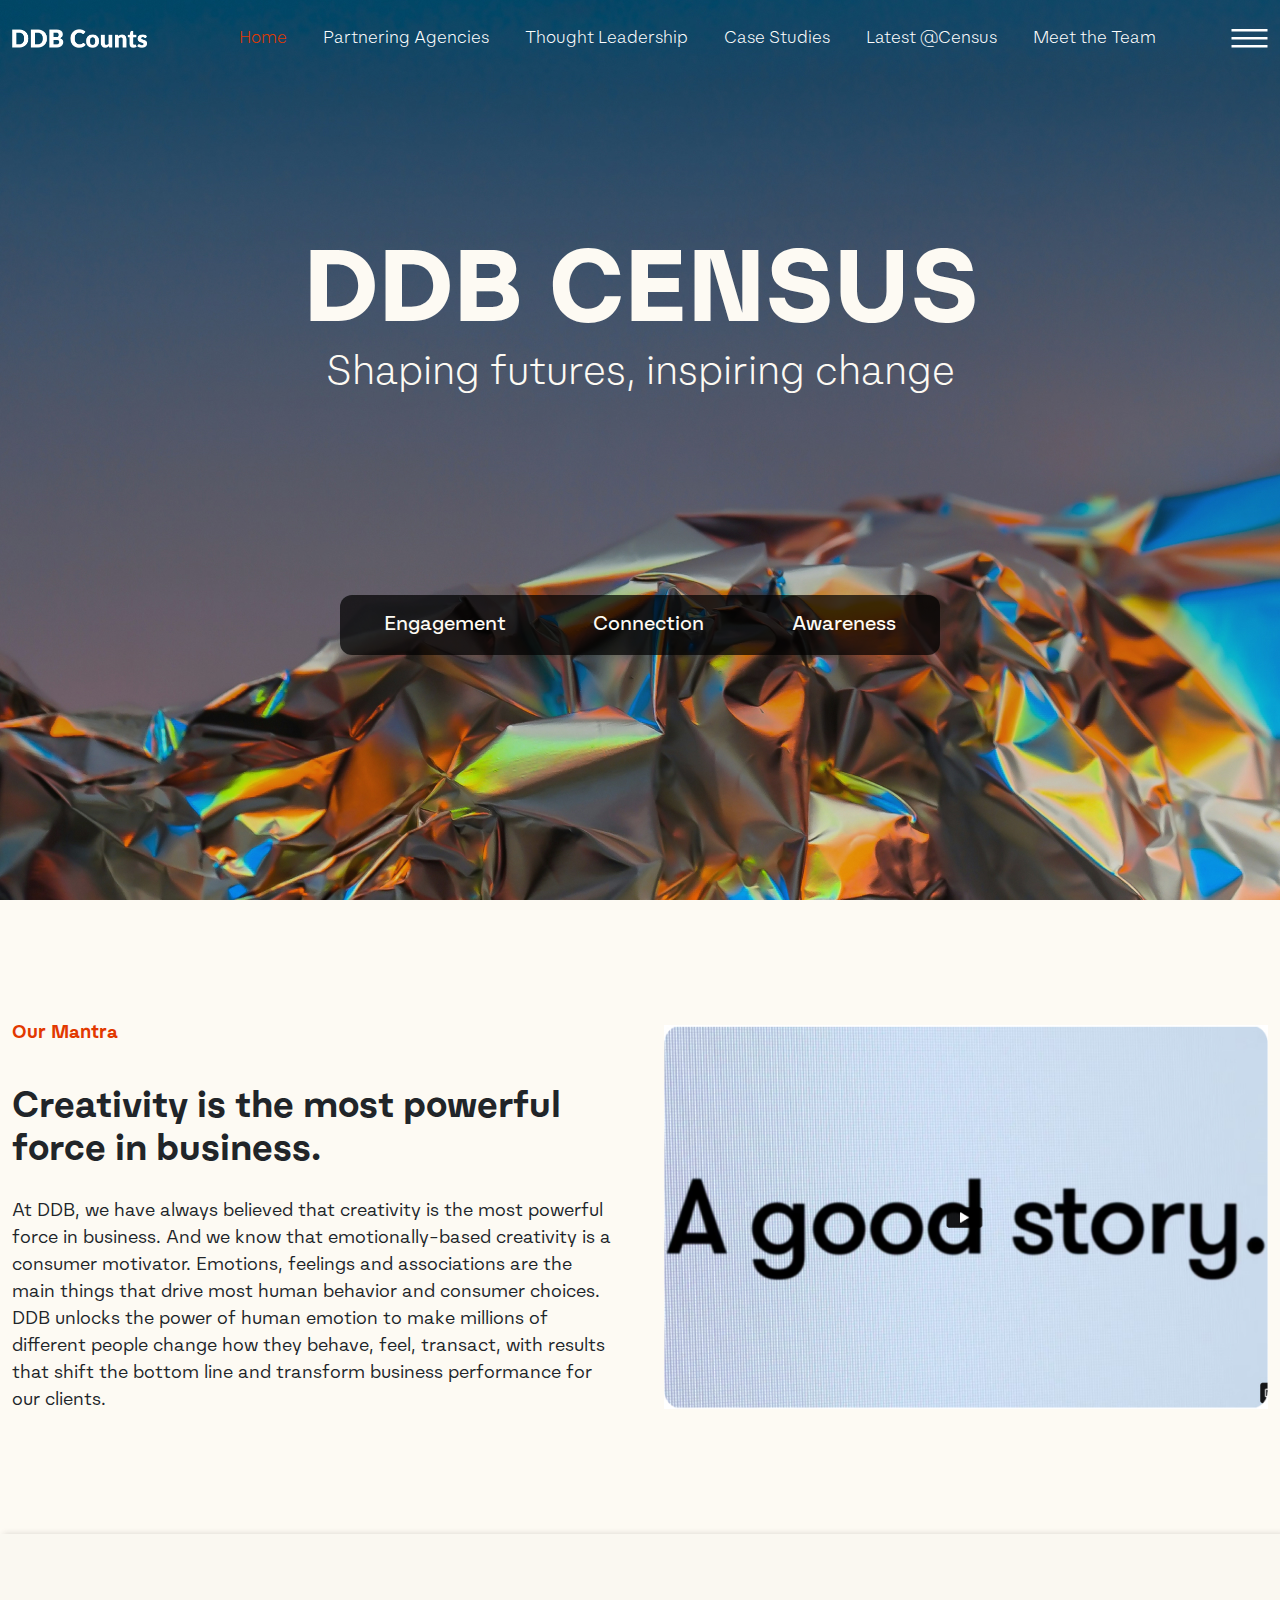
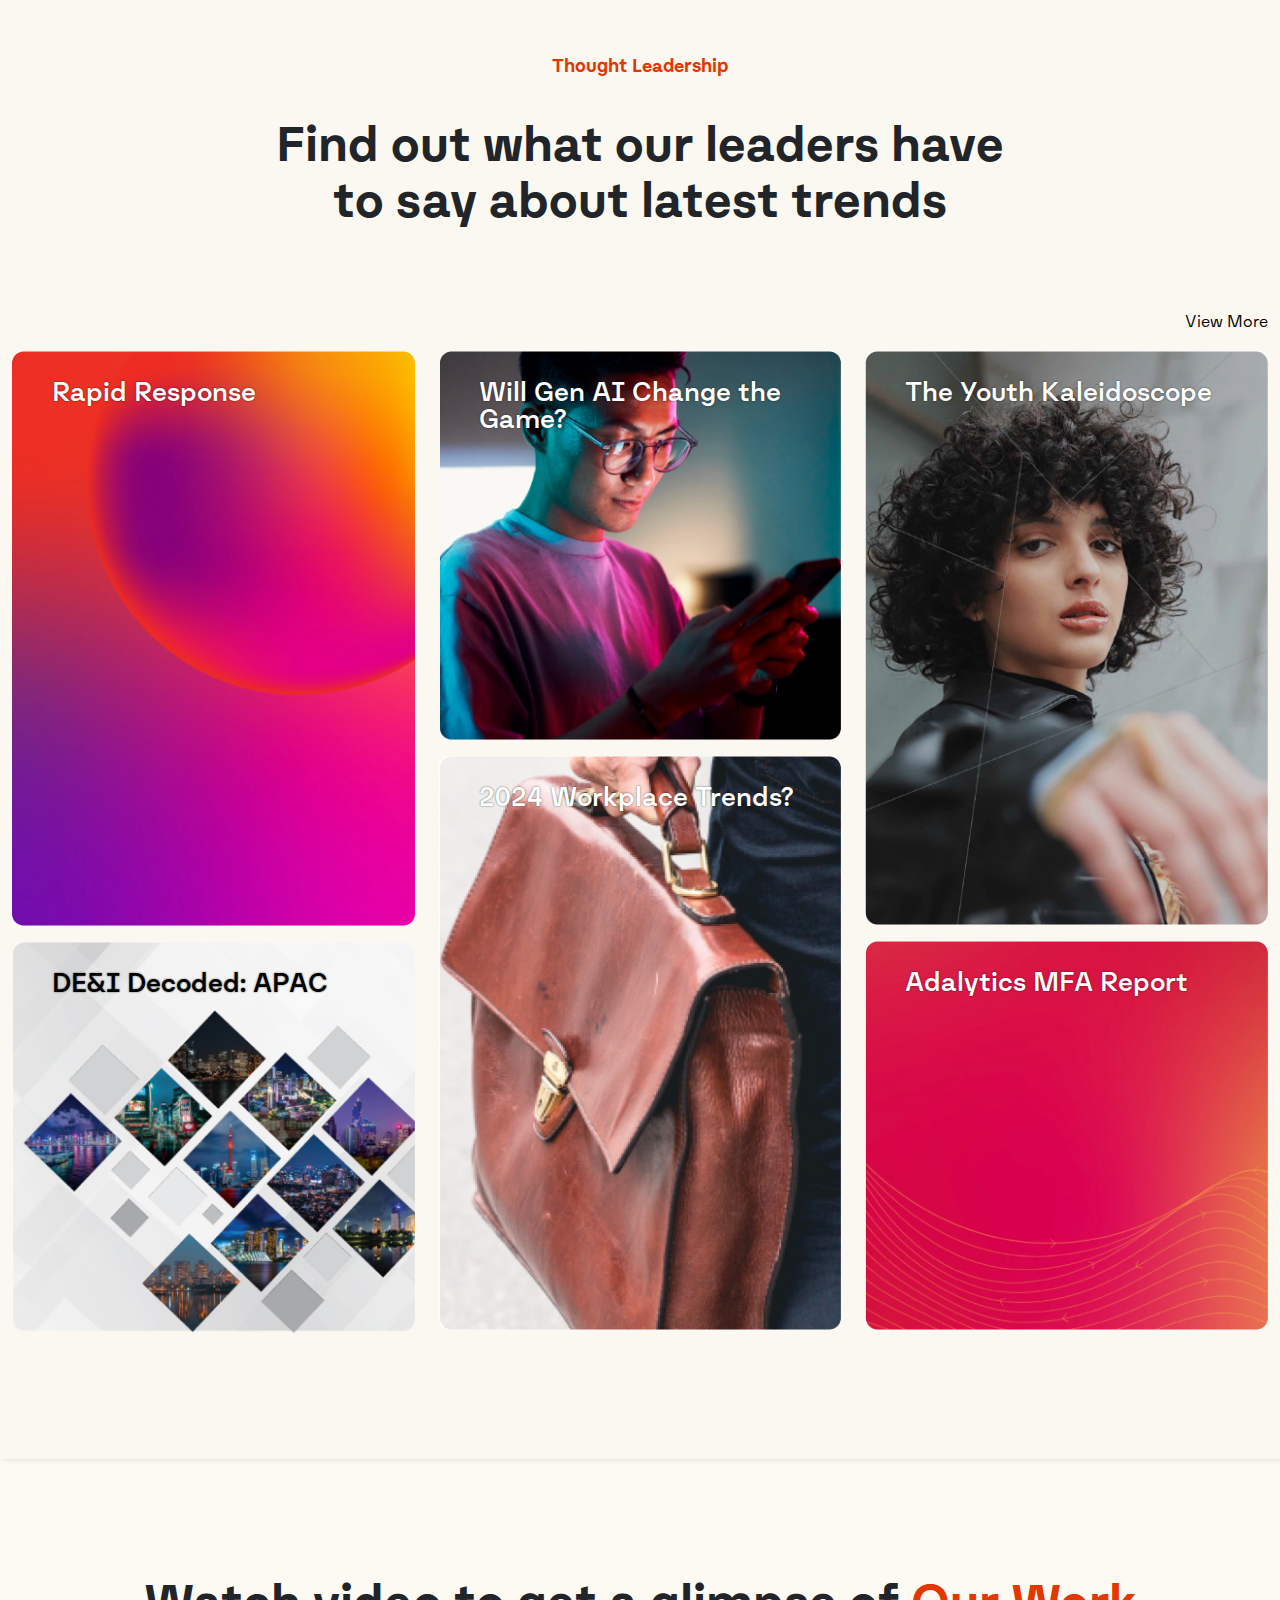
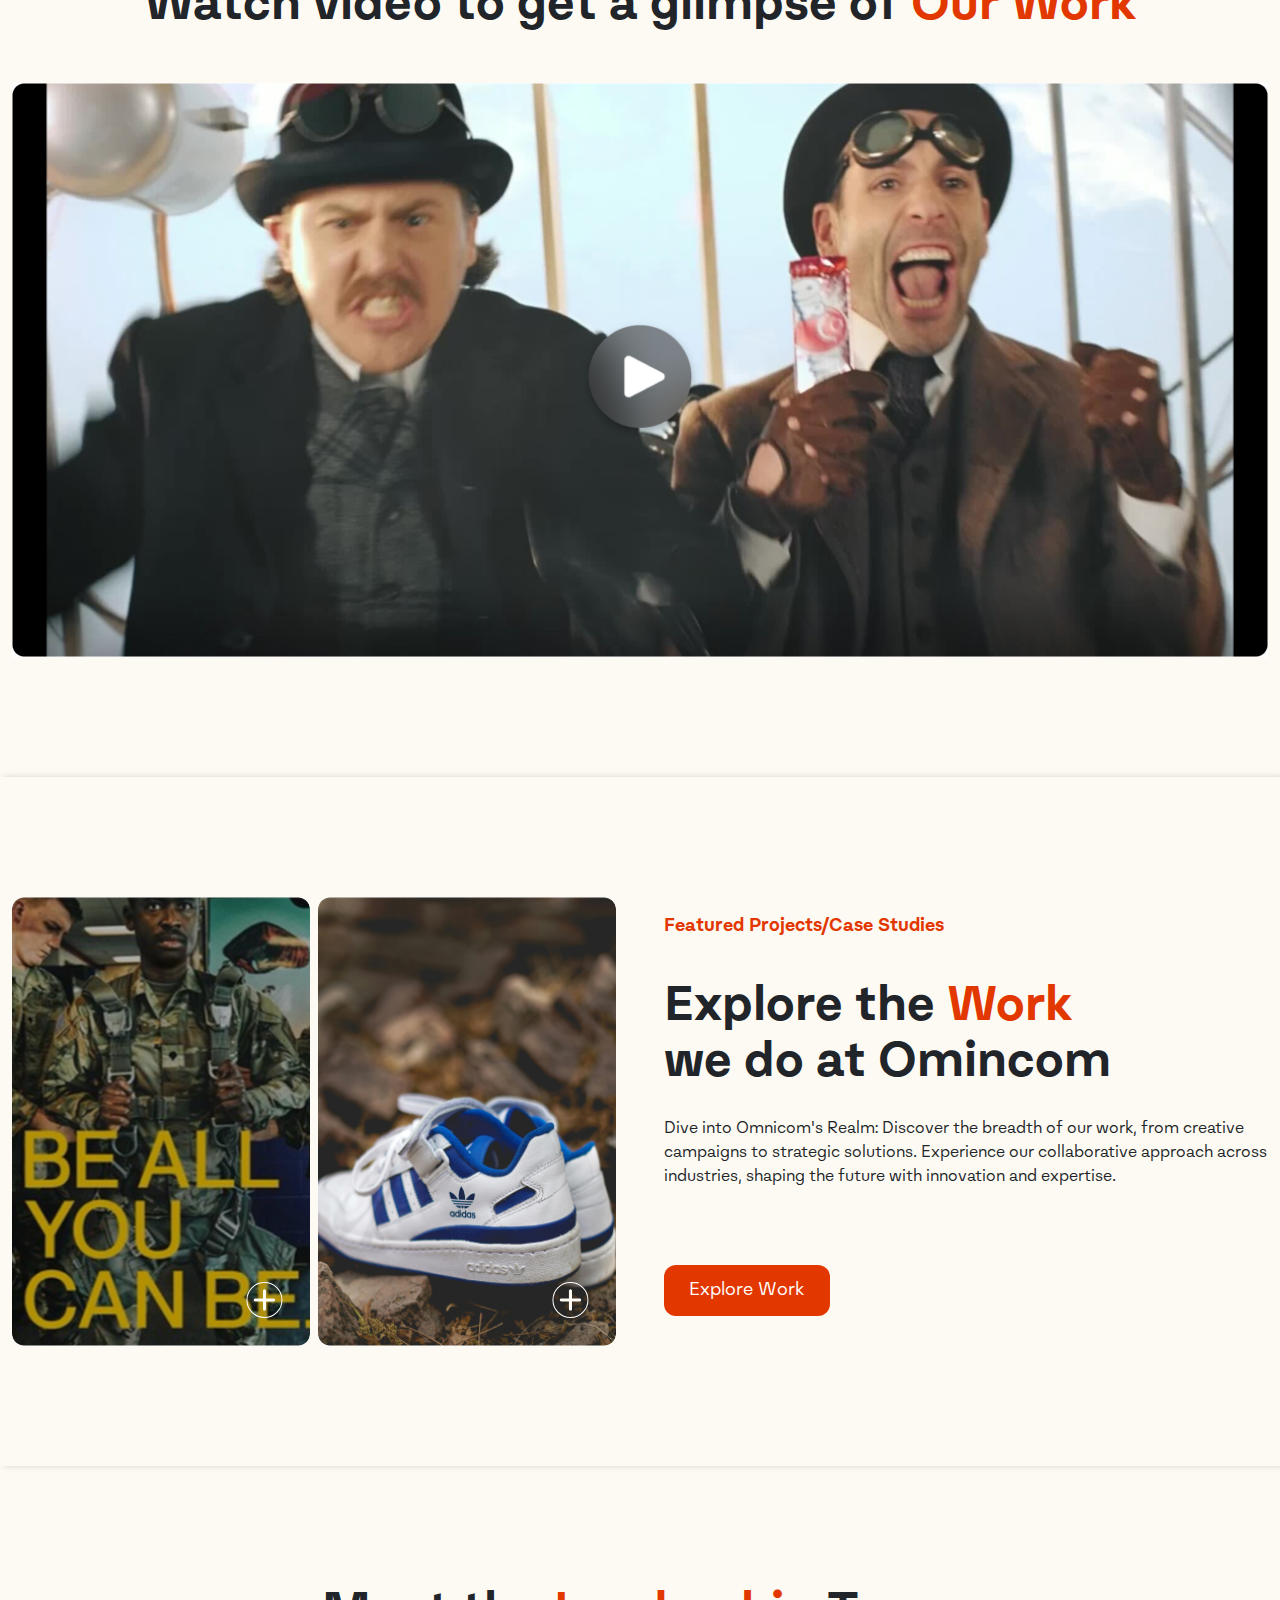
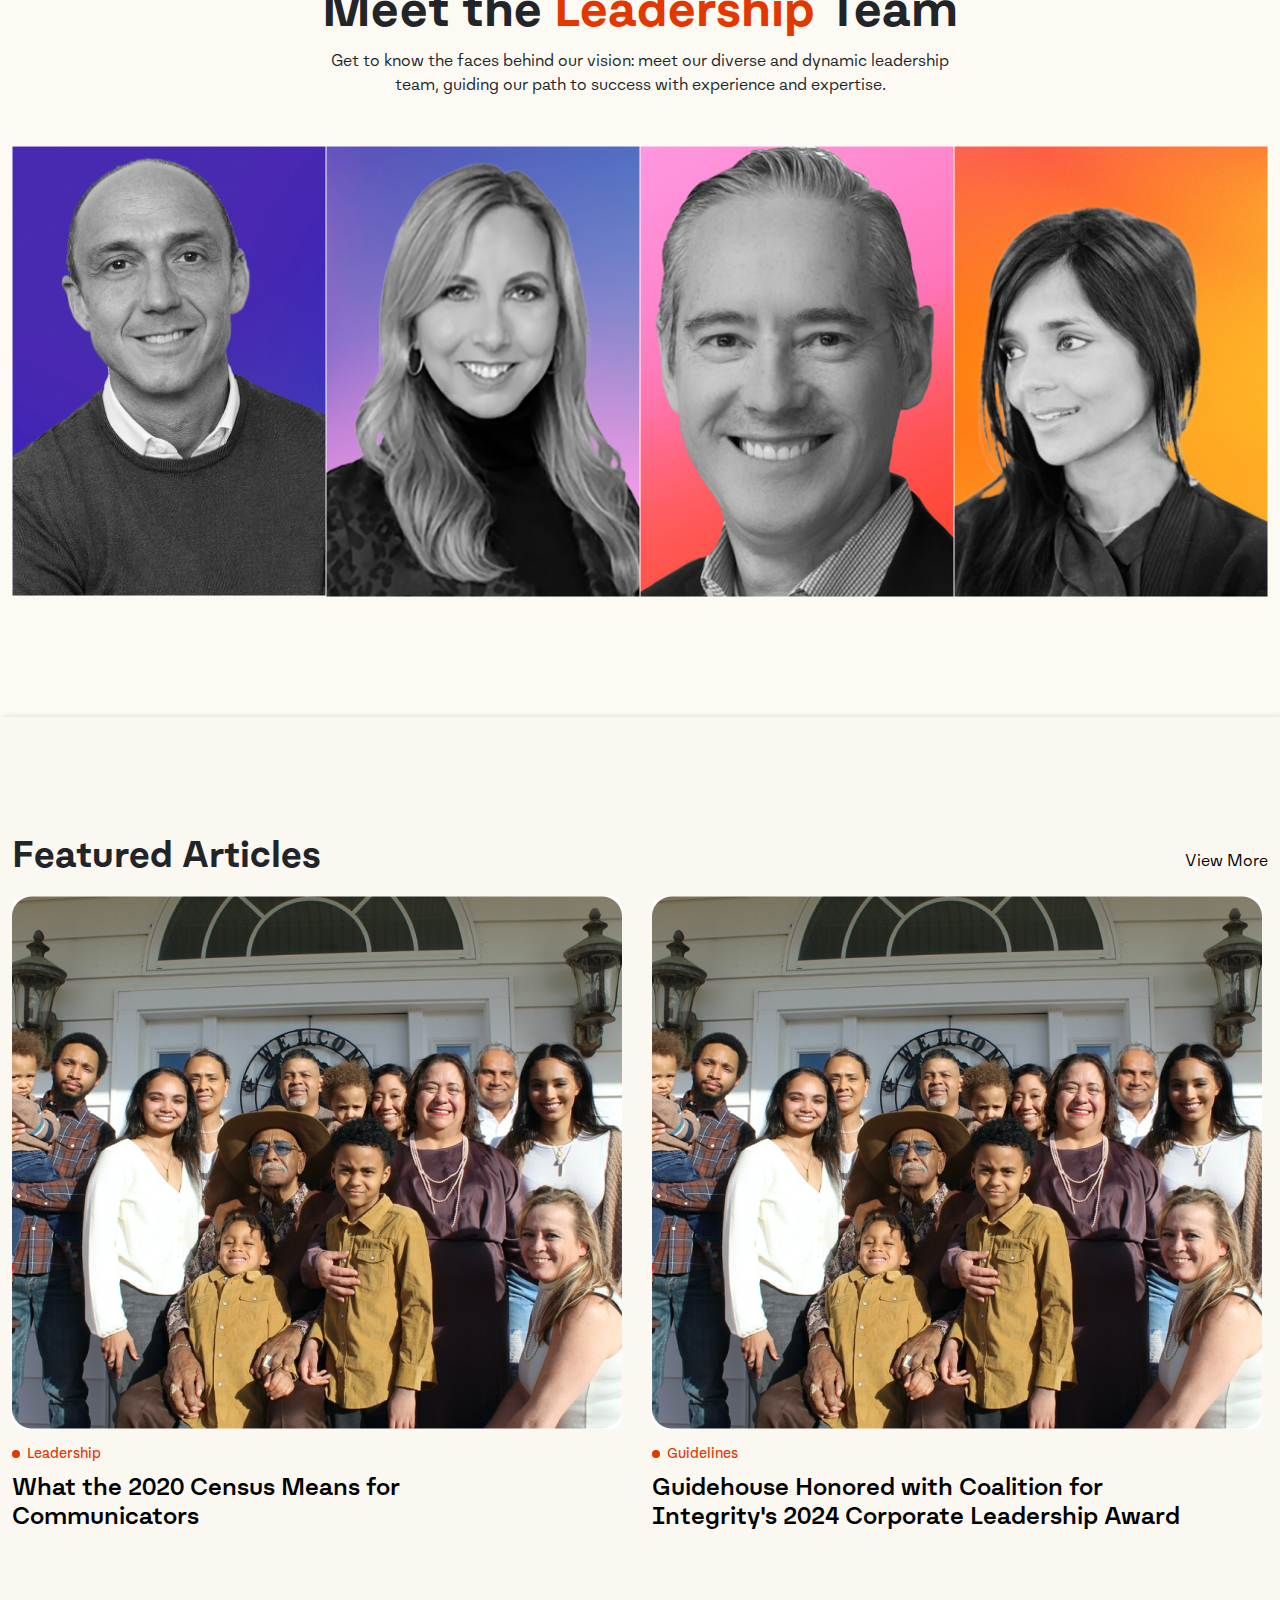
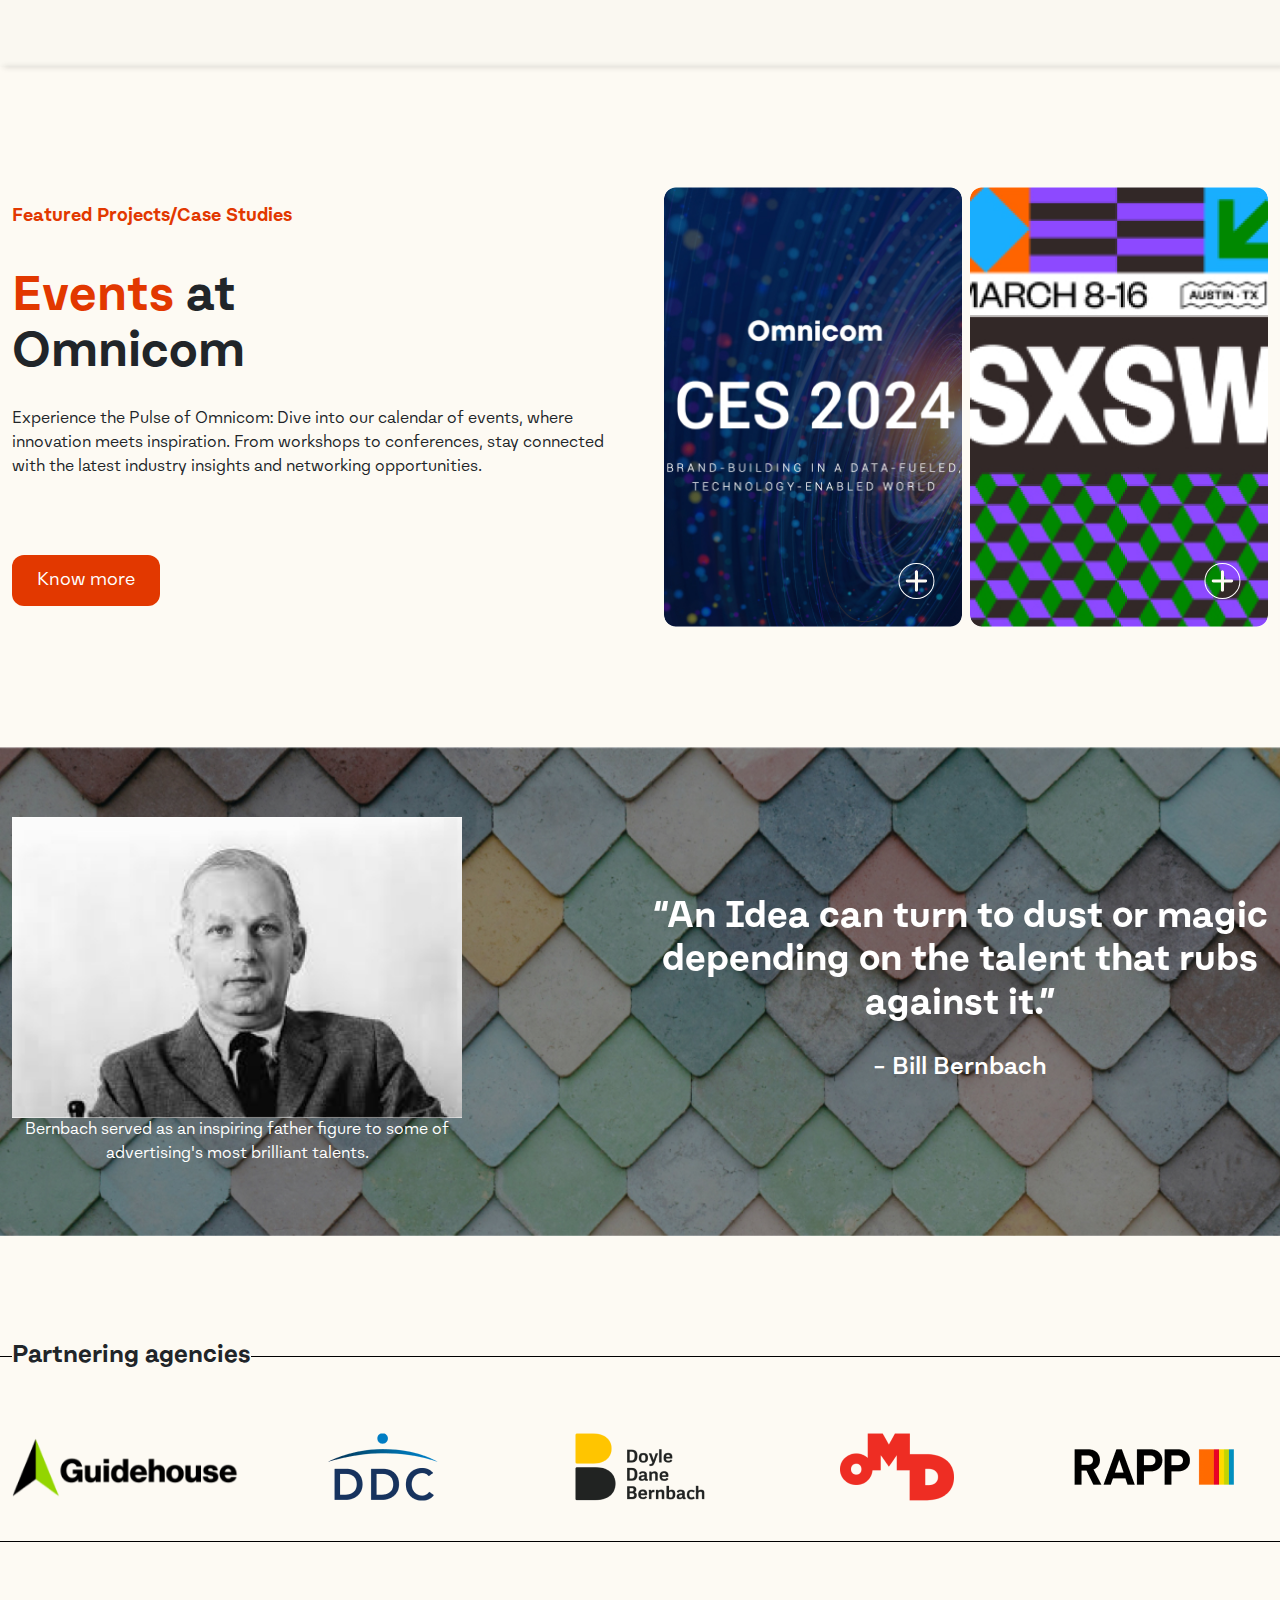
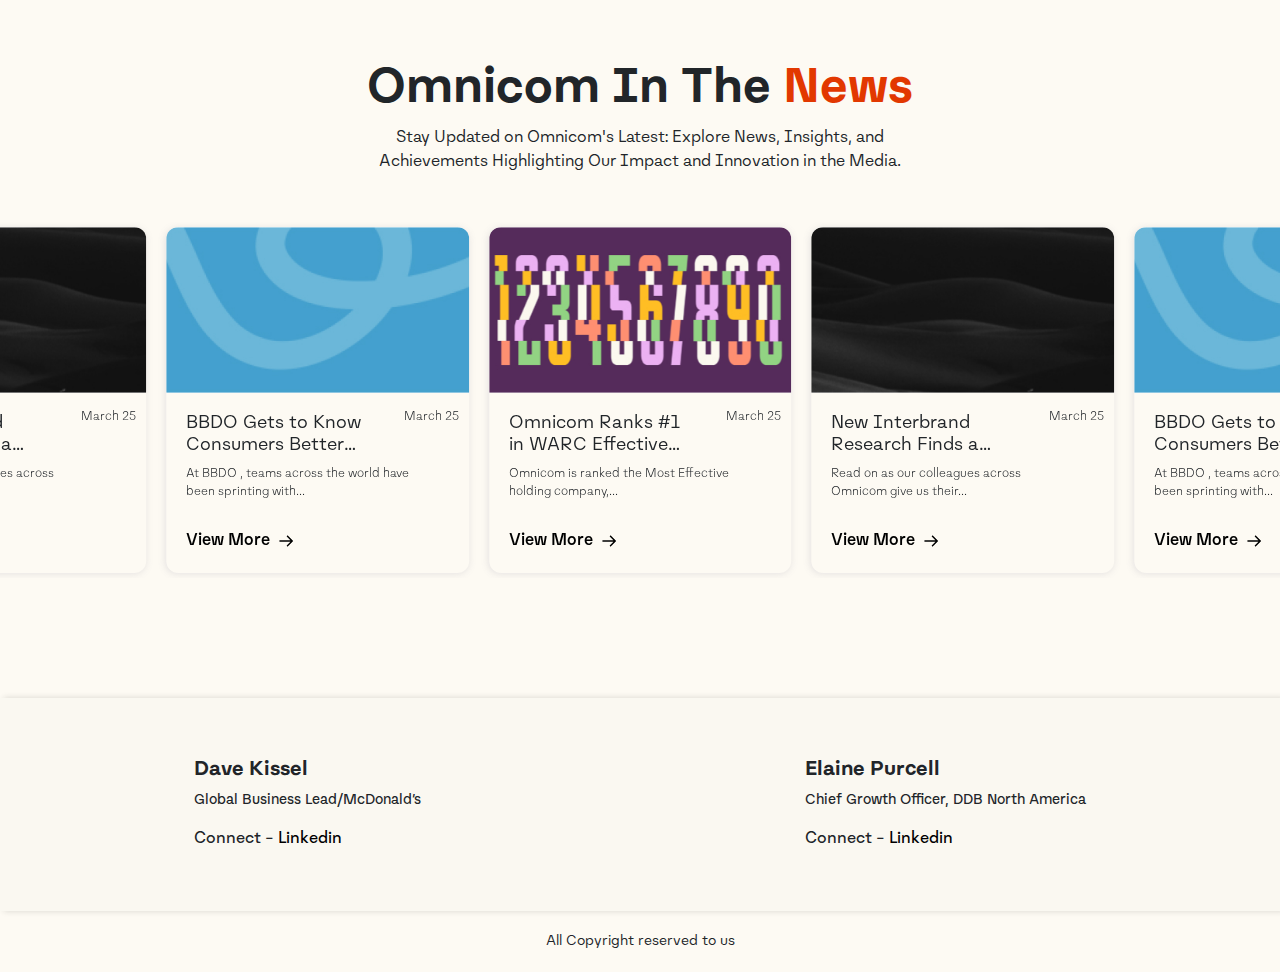
<file: index.html>
<!DOCTYPE html>
<html lang="en">
   <head>
      <meta charset="UTF-8" />
      <meta name="viewport" content="width=device-width, initial-scale=1.0" />
      <title>DDB Census</title>
      <link rel="icon" href="images/favicon.png" sizes="32x32" />
        <link rel="apple-touch-icon" href="images/favicon.png" />
      <link rel="stylesheet" href="css/swiper-bundle.min.css" />
      <link rel="stylesheet" href="css/bootstrap.min.css" />
      <link rel="stylesheet" href="css/style.css" />
   </head>
   <body>
      <header>
         <nav class="navbar navbar-expand-lg">
            <div class="container">
               <a class="navbar-brand" href="index.html"><img src="images/logo.png" width="135px" alt="" /></a>
               <button class="navbar-toggler" type="button" data-bs-toggle="collapse" data-bs-target="#navbarSupportedContent" aria-controls="navbarSupportedContent" aria-expanded="false" aria-label="Toggle navigation">
               <span class="navbar-toggler-icon"></span>
               </button>
               <div class="collapse navbar-collapse" id="navbarSupportedContent">
                  <ul class="navbar-nav mx-auto mb-2 mb-lg-0">
                     <li class="nav-item">
                        <a class="nav-link active" aria-current="page" href="index.html">Home</a>
                     </li>
                     <li class="nav-item">
                        <a class="nav-link" href="agencies.html">Partnering Agencies</a>
                     </li>
                     <li class="nav-item">
                        <a class="nav-link" href="#">Thought Leadership</a>
                     </li>
                     <li class="nav-item">
                        <a class="nav-link" href="case-studies.html">Case Studies</a>
                     </li>
                     <li class="nav-item">
                        <a class="nav-link" href="#">Latest @Census</a>
                     </li>
                     <li class="nav-item">
                        <a class="nav-link" href="team.html">Meet the Team</a>
                     </li>
                  </ul>
               </div>
               <div class="bar ms-auto" data-bs-toggle="offcanvas" data-bs-target="#offcanvasRight" aria-controls="offcanvasRight">
                  <svg width="37" height="19" viewBox="0 0 37 19" fill="none" xmlns="http://www.w3.org/2000/svg">
                     <line x1="0.5" y1="1.25" x2="36.5" y2="1.25" stroke="white" stroke-width="2.5"/>
                     <line x1="0.5" y1="9.25" x2="36.5" y2="9.25" stroke="white" stroke-width="2.5"/>
                     <line x1="0.5" y1="17.25" x2="36.5" y2="17.25" stroke="white" stroke-width="2.5"/>
                  </svg>
               </div>
            </div>
         </nav>
      </header>


    

<div class="offcanvas offcanvas-end" tabindex="-1" id="offcanvasRight" aria-labelledby="offcanvasRightLabel">
  <div class="offcanvas-header">
    <button type="button" class="btn-close" data-bs-dismiss="offcanvas" aria-label="Close"></button>
  </div>
  <div class="offcanvas-body">
    <ul class="off_menu">
        <li><a href="#">Getting to Know Omnicom <img src="images/menu_arrow_right.svg" alt=""></a></li>
        <li><a href="#">Omnicom at Events <img src="images/menu_arrow_right.svg" alt=""></a></li>
        <li><a href="#">Omnicom in the News <img src="images/menu_arrow_right.svg" alt=""></a></li>
        <li><a href="#">RFI <img src="images/menu_arrow_right.svg" alt=""></a></li>
        <li><a href="#">RFP <img src="images/menu_arrow_right.svg" alt=""></a></li>
        <li><a href="articles.html">Featured Articles <img src="images/menu_arrow_right.svg" alt=""></a></li>
        <li><a href="#">More <img src="images/menu_arrow_right.svg" alt=""></a></li>
    </ul>
  </div>
</div>


      <div class="banner">
         <img src="images/home_banner.jpg" alt="" />
         <div class="text">
            <div class="container">
               <h1>DDB CENSUS</h1>
               <p>Shaping futures, inspiring change</p>
               <div class="links">
                  <div class="link">Engagement</div>
                  <div class="link">Connection</div>
                  <div class="link">Awareness</div>
               </div>
            </div>
         </div>
      </div>
      <div class="mantra sec-padd">
         <div class="container">
            <div class="row align-items-center g-5">
               <div class="col-lg-6">
                  <div class="content">
                     <div class="orange_tag">Our Mantra</div>
                     <h2>Creativity is the most powerful force in business.</h2>
                     <p>
                        At DDB, we have always believed that creativity is the most powerful force in business. And we know that emotionally-based creativity is a consumer motivator. Emotions, feelings and associations are the main things that drive most human behavior and consumer
                        choices. DDB unlocks the power of human emotion to make millions of different people change how they behave, feel, transact, with results that shift the bottom line and transform business performance for our clients.
                     </p>
                  </div>
               </div>
               <div class="col-lg-6">
                  <img src="images/video.jpg" class="w-100" alt="" />
               </div>
            </div>
         </div>
      </div>
      <div class="leadership sec-padd">
         <div class="container">
            <div class="heading text-center">
               <div class="orange_tag">Thought Leadership</div>
               <h2>
                  Find out what our leaders have<br />to say about latest trends
               </h2>
            </div>
            <div class="text-end mb-3">
               <a href="#" class="viewMore">View More</a>
            </div>
            <div class="content">
               <div class="row">
                  <div class="col-lg-4">
                     <div class="leader_box mb-3">
                        <img src="images/leader1.jpg" alt="" />
                        <div class="inside">
                           <div class="title">Rapid Response</div>
                           <p class="hidden">
                              Empowering brands to create authentic connections, navigating the evolving landscape through the lens of consumers
                           </p>
                           <a href="#" class="hidden">
                              View More
                              <svg
                                 width="15"
                                 height="12"
                                 viewBox="0 0 15 12"
                                 fill="none"
                                 xmlns="http://www.w3.org/2000/svg"
                                 >
                                 <path
                                    d="M14.0303 6.53033C14.3232 6.23744 14.3232 5.76256 14.0303 5.46967L9.25736 0.696699C8.96447 0.403806 8.48959 0.403806 8.1967 0.696699C7.90381 0.989592 7.90381 1.46447 8.1967 1.75736L12.4393 6L8.1967 10.2426C7.90381 10.5355 7.90381 11.0104 8.1967 11.3033C8.48959 11.5962 8.96447 11.5962 9.25736 11.3033L14.0303 6.53033ZM0.5 6.75H13.5V5.25H0.5V6.75Z"
                                    fill="#FDFAF3"
                                    />
                              </svg>
                           </a>
                           <div class="bottom hidden">OMG Representatives</div>
                        </div>
                        <div class="dark_layer hidden"></div>
                     </div>
                     <div class="leader_box box2">
                        <img src="images/leader4.png" alt="" />
                        <div class="inside">
                           <div class="title">DE&I Decoded: APAC</div>
                           <p class="hidden">
                              APAC Perceptions for a More Globally Representative Definition of DE&I
                           </p>
                           <a href="#" class="hidden">
                              View More
                              <svg
                                 width="15"
                                 height="12"
                                 viewBox="0 0 15 12"
                                 fill="none"
                                 xmlns="http://www.w3.org/2000/svg"
                                 >
                                 <path
                                    d="M14.0303 6.53033C14.3232 6.23744 14.3232 5.76256 14.0303 5.46967L9.25736 0.696699C8.96447 0.403806 8.48959 0.403806 8.1967 0.696699C7.90381 0.989592 7.90381 1.46447 8.1967 1.75736L12.4393 6L8.1967 10.2426C7.90381 10.5355 7.90381 11.0104 8.1967 11.3033C8.48959 11.5962 8.96447 11.5962 9.25736 11.3033L14.0303 6.53033ZM0.5 6.75H13.5V5.25H0.5V6.75Z"
                                    fill="#FDFAF3"
                                    />
                              </svg>
                           </a>
                           <div class="bottom hidden">Fleishman Hillard</div>
                        </div>
                        <div class="dark_layer hidden"></div>
                     </div>
                  </div>
                  <div class="col-lg-4">
                     <div class="leader_box mb-3">
                        <img src="images/leader2.png" alt="" />
                        <div class="inside">
                           <div class="title">Will Gen AI Change the Game?</div>
                           <p class="hidden">
                              Understanding the hopes, fears and ambitions of communications and marketing decision-makers
                           </p>
                           <a href="#" class="hidden">
                              View More
                              <svg
                                 width="15"
                                 height="12"
                                 viewBox="0 0 15 12"
                                 fill="none"
                                 xmlns="http://www.w3.org/2000/svg"
                                 >
                                 <path
                                    d="M14.0303 6.53033C14.3232 6.23744 14.3232 5.76256 14.0303 5.46967L9.25736 0.696699C8.96447 0.403806 8.48959 0.403806 8.1967 0.696699C7.90381 0.989592 7.90381 1.46447 8.1967 1.75736L12.4393 6L8.1967 10.2426C7.90381 10.5355 7.90381 11.0104 8.1967 11.3033C8.48959 11.5962 8.96447 11.5962 9.25736 11.3033L14.0303 6.53033ZM0.5 6.75H13.5V5.25H0.5V6.75Z"
                                    fill="#FDFAF3"
                                    />
                              </svg>
                           </a>
                           <div class="bottom hidden">Fleishman Hillard</div>
                        </div>
                        <div class="dark_layer hidden"></div>
                     </div>
                     <div class="leader_box">
                        <img src="images/leader5.jpg" alt="" />
                        <div class="inside">
                           <div class="title">2024 Workplace Trends?</div>
                           <p class="hidden">
                              In 2024, organizations will face a fresh set of hurdles as they strive to create a more productive, more engaged and healthier workforce.
                           </p>
                           <a href="#" class="hidden">
                              View More
                              <svg
                                 width="15"
                                 height="12"
                                 viewBox="0 0 15 12"
                                 fill="none"
                                 xmlns="http://www.w3.org/2000/svg"
                                 >
                                 <path
                                    d="M14.0303 6.53033C14.3232 6.23744 14.3232 5.76256 14.0303 5.46967L9.25736 0.696699C8.96447 0.403806 8.48959 0.403806 8.1967 0.696699C7.90381 0.989592 7.90381 1.46447 8.1967 1.75736L12.4393 6L8.1967 10.2426C7.90381 10.5355 7.90381 11.0104 8.1967 11.3033C8.48959 11.5962 8.96447 11.5962 9.25736 11.3033L14.0303 6.53033ZM0.5 6.75H13.5V5.25H0.5V6.75Z"
                                    fill="#FDFAF3"
                                    />
                              </svg>
                           </a>
                           <div class="bottom hidden">Fleishman Hillard</div>
                        </div>
                        <div class="dark_layer hidden"></div>
                     </div>
                  </div>
                  <div class="col-lg-4">
                     <div class="leader_box mb-3">
                        <img src="images/leader3.jpg" alt="" />
                        <div class="inside">
                           <div class="title">The Youth Kaleidoscope</div>
                           <p class="hidden">
                              Gen Z’s shape-shifting quest for balance in a world that has rocked their identity
                           </p>
                           <a href="#" class="hidden">
                              View More
                              <svg
                                 width="15"
                                 height="12"
                                 viewBox="0 0 15 12"
                                 fill="none"
                                 xmlns="http://www.w3.org/2000/svg"
                                 >
                                 <path
                                    d="M14.0303 6.53033C14.3232 6.23744 14.3232 5.76256 14.0303 5.46967L9.25736 0.696699C8.96447 0.403806 8.48959 0.403806 8.1967 0.696699C7.90381 0.989592 7.90381 1.46447 8.1967 1.75736L12.4393 6L8.1967 10.2426C7.90381 10.5355 7.90381 11.0104 8.1967 11.3033C8.48959 11.5962 8.96447 11.5962 9.25736 11.3033L14.0303 6.53033ZM0.5 6.75H13.5V5.25H0.5V6.75Z"
                                    fill="#FDFAF3"
                                    />
                              </svg>
                           </a>
                           <div class="bottom hidden">Fleishman Hillard</div>
                        </div>
                        <div class="dark_layer hidden"></div>
                     </div>
                     <div class="leader_box">
                        <img src="images/leader6.jpg" alt="" />
                        <div class="inside">
                           <div class="title">Adalytics MFA Report</div>
                           <p class="hidden">2024 Programmatic Guidance</p>
                           <a href="#" class="hidden">
                              View More
                              <svg
                                 width="15"
                                 height="12"
                                 viewBox="0 0 15 12"
                                 fill="none"
                                 xmlns="http://www.w3.org/2000/svg"
                                 >
                                 <path
                                    d="M14.0303 6.53033C14.3232 6.23744 14.3232 5.76256 14.0303 5.46967L9.25736 0.696699C8.96447 0.403806 8.48959 0.403806 8.1967 0.696699C7.90381 0.989592 7.90381 1.46447 8.1967 1.75736L12.4393 6L8.1967 10.2426C7.90381 10.5355 7.90381 11.0104 8.1967 11.3033C8.48959 11.5962 8.96447 11.5962 9.25736 11.3033L14.0303 6.53033ZM0.5 6.75H13.5V5.25H0.5V6.75Z"
                                    fill="#FDFAF3"
                                    />
                              </svg>
                           </a>
                           <div class="bottom hidden">OMG Representatives</div>
                        </div>
                        <div class="dark_layer hidden"></div>
                     </div>
                  </div>
               </div>
            </div>
         </div>
      </div>
      <div class="work_video sec-padd">
         <div class="container">
            <div class="heading text-center mb-5">
               <h2>Watch video to get a glimpse of <span>Our Work</span></h2>
            </div>
            <img src="images/work_video_img.jpg" width="100%" alt="" />
         </div>
      </div>
      <div class="case_study sec-padd">
         <div class="container">
            <div class="row g-5">
               <div class="col-lg-6">
                  <div class="row g-2">
                     <div class="col-6">
                        <div class="study_img">
                           <img src="images/study1.jpg" class="cover" width="100%" alt="" />
                           <img src="images/plus_icon.svg" class="icon" alt="" />
                           <div class="content">
                              <h2>
                                 Brand mission ​as<br />demand and<br />conversion engine​
                              </h2>
                              <p>Case Studies | U.S. ARMY</p>
                              <a href="#">Read here</a>
                           </div>
                        </div>
                     </div>
                     <div class="col-6">
                        <div class="study_img">
                           <img src="images/study2.jpg" class="cover" width="100%" alt="" />
                           <img src="images/plus_icon.svg" class="icon" alt="" />
                           <div class="content">
                              <h2>
                                 Brand mission ​as<br />demand and<br />conversion engine​
                              </h2>
                              <p>Case Studies | U.S. ARMY</p>
                              <a href="#">Read here</a>
                           </div>
                        </div>
                     </div>
                  </div>
               </div>
               <div class="col-lg-6">
                  <div class="content mt-3">
                     <div class="heading">
                        <div class="orange_tag">Featured Projects/Case Studies</div>
                        <h2>Explore the <span>Work</span><br />we do at Omincom</h2>
                        <p>
                           Dive into Omnicom's Realm: Discover the breadth of our work, from creative campaigns to strategic solutions. Experience our collaborative approach across industries, shaping the future with innovation and expertise.
                        </p>
                        <a href="#" class="orange_btn">Explore Work</a>
                     </div>
                  </div>
               </div>
            </div>
         </div>
      </div>
      <div class="team sec-padd">
         <div class="container">
            <div class="heading text-center mb-5">
               <h2>Meet the <span>Leadership</span> Team</h2>
               <p>
                  Get to know the faces behind our vision: meet our diverse and dynamic leadership
                  <br />team, guiding our path to success with experience and expertise.
               </p>
            </div>
            <div class="tema_photo">
               <div class="row g-0">
                  <div class="col-lg-3">
                     <img src="images/team1.jpg" alt="" />
                  </div>
                  <div class="col-lg-3">
                     <img src="images/team2.jpg" alt="" />
                  </div>
                  <div class="col-lg-3">
                     <img src="images/team3.jpg" alt="" />
                  </div>
                  <div class="col-lg-3">
                     <img src="images/team4.jpg" alt="" />
                  </div>
               </div>
            </div>
         </div>
      </div>
      <div class="featured_article sec-padd">
         <div class="container">
            <div class="heading mb-2">
               <h3>Featured Articles</h3>
               <a href="articles.html" class="viewMore">View More</a>
            </div>
            <div class="home_articles">
               <div class="row">
                  <div class="col-md-6">
                     <div class="article">
                        <a href="article-detail.html">
                           <img src="images/home_article1.jpg" alt="" />
                           <div class="content">
                              <span>Leadership</span>
                              <h4>What the 2020 Census Means for Communicators</h4>
                           </div>
                        </a>
                     </div>
                  </div>
                  <div class="col-md-6">
                     <div class="article">
                        <a href="article-detail.html">
                           <img src="images/home_article1.jpg" alt="" />
                           <div class="content">
                              <span>Guidelines</span>
                              <h4>
                                 Guidehouse Honored with Coalition for Integrity's 2024
                                 Corporate Leadership Award
                              </h4>
                           </div>
                        </a>
                     </div>
                  </div>
               </div>
            </div>
         </div>
      </div>
      <!-- <div class="home_event sec-padd">
         <div class="container">
             <div class="heading">
                 <a href="#">Latest@Census</a>
                 <h2>Events at Omnicom</h2>
             </div>
             <p>Experience the Pulse of Omnicom: Dive into our calendar of events, where innovation meets inspiration. From workshops to conferences, stay connected with the latest industry insights and networking opportunities.</p>
             <a href="#">Know </a>
         </div>
         </div> -->
      <div class="case_study sec-padd">
         <div class="container">
            <div class="row g-5">
               <div class="col-lg-6">
                  <div class="content mt-3">
                     <div class="heading">
                        <div class="orange_tag">Featured Projects/Case Studies</div>
                        <h2><span>Events</span> at<br />Omnicom</h2>
                        <p>
                           Experience the Pulse of Omnicom: Dive into our calendar of events, where innovation meets inspiration. From workshops to conferences, stay connected with the latest industry insights and networking opportunities.
                        </p>
                        <a href="#" class="orange_btn">Know more</a>
                     </div>
                  </div>
               </div>
               <div class="col-lg-6">
                  <div class="row g-2">
                     <div class="col-6">
                        <div class="study_img">
                           <img src="images/home_event1.jpg" class="cover" width="100%" alt="" />
                           <img src="images/plus_icon.svg" class="icon" alt="" />
                           <div class="content">
                              <h2>
                                 Brand mission ​as<br />demand and<br />conversion engine​
                              </h2>
                              <p>Case Studies | U.S. ARMY</p>
                              <a href="#">Read here</a>
                           </div>
                        </div>
                     </div>
                     <div class="col-6">
                        <div class="study_img">
                           <img src="images/home_event2.jpg" class="cover" width="100%" alt="" />
                           <img src="images/plus_icon.svg" class="icon" alt="" />
                           <div class="content">
                              <h2>
                                 Brand mission ​as<br />demand and<br />conversion engine​
                              </h2>
                              <p>Case Studies | U.S. ARMY</p>
                              <a href="#">Read here</a>
                           </div>
                        </div>
                     </div>
                  </div>
               </div>
            </div>
         </div>
      </div>
      <div class="quote_section">
         <div class="container">
            <div class="row align-items-center">
               <div class="col-lg-6">
                  <figure>
                     <img src="images/bill.jpg" alt="" />
                     <figcaption>
                        Bernbach served as an inspiring father figure to some of advertising's most brilliant talents.
                     </figcaption>
                  </figure>
               </div>
               <div class="col-lg-6">
                  <div class="swiper quote_slider">
                     <div class="swiper-wrapper">
                        <div class="swiper-slide">
                           <h4>
                              “An Idea can turn to dust or magic depending on the talent
                              that rubs against it.”
                           </h4>
                        </div>
                        <div class="swiper-slide">
                           <h4>
                              “An Idea can turn to dust or magic depending on the talent
                              that rubs against it.”
                           </h4>
                        </div>
                        <div class="swiper-slide">
                           <h4>
                              “An Idea can turn to dust or magic depending on the talent
                              that rubs against it.”
                           </h4>
                        </div>
                        <div class="swiper-slide">
                           <h4>
                              “An Idea can turn to dust or magic depending on the talent
                              that rubs against it.”
                           </h4>
                        </div>
                     </div>
                  </div>
                  <div class="name">- Bill Bernbach</div>
               </div>
            </div>
         </div>
      </div>
      <div class="agencies sec-padd-t">
         <div class="border_area">
            <div class="container">
               <h2>Partnering agencies</h2>
               <div class="swiper agency_logo">
                  <div class="swiper-wrapper">
                     <div class="swiper-slide">
                        <img src="images/guidehouse.png" alt="" />
                     </div>
                     <div class="swiper-slide">
                        <img src="images/ddc.png" alt="" />
                     </div>
                     <div class="swiper-slide">
                        <img src="images/ddb.png" alt="" />
                     </div>
                     <div class="swiper-slide">
                        <img src="images/omd.png" alt="" />
                     </div>
                     <div class="swiper-slide">
                        <img src="images/rapp.png" alt="" />
                     </div>
                     <div class="swiper-slide">
                        <img src="images/guidehouse.png" alt="" />
                     </div>
                     <div class="swiper-slide">
                        <img src="images/ddc.png" alt="" />
                     </div>
                     <div class="swiper-slide">
                        <img src="images/ddb.png" alt="" />
                     </div>
                     <div class="swiper-slide">
                        <img src="images/omd.png" alt="" />
                     </div>
                     <div class="swiper-slide">
                        <img src="images/rapp.png" alt="" />
                     </div>
                  </div>
               </div>
            </div>
         </div>
      </div>
      <div class="news sec-padd">
         <div class="container">
            <div class="heading text-center mb-5">
               <h2>Omnicom In The <span>News</span></h2>
               <p>
                  Stay Updated on Omnicom's Latest: Explore News, Insights, and
                  <br />Achievements Highlighting Our Impact and Innovation in the Media.
               </p>
            </div>
         </div>
         <div class="swiper news_slider">
            <div class="swiper-wrapper">
               <div class="swiper-slide">
                  <div class="news_card">
                     <a href="#" class="card_img"><img src="images/news1.jpg" alt="" /></a>
                     <div class="content">
                        <div class="date">March 25</div>
                        <h3><a href="#">Omnicom Ranks #1 in WARC Effective 100</a></h3>
                        <p>Omnicom is ranked the Most Effective holding company,...</p>
                        <a href="#" class="news_cta">
                           View More
                           <svg
                              width="14"
                              height="12"
                              viewBox="0 0 14 12"
                              fill="none"
                              xmlns="http://www.w3.org/2000/svg"
                              >
                              <path
                                 d="M13.5303 6.52008C13.8232 6.22718 13.8232 5.75231 13.5303 5.45942L8.75736 0.686445C8.46447 0.393552 7.98959 0.393552 7.6967 0.686445C7.40381 0.979339 7.40381 1.45421 7.6967 1.74711L11.9393 5.98975L7.6967 10.2324C7.40381 10.5253 7.40381 11.0002 7.6967 11.293C7.98959 11.5859 8.46447 11.5859 8.75736 11.293L13.5303 6.52008ZM0 6.73975H13V5.23975H0L0 6.73975Z"
                                 fill=""
                                 />
                           </svg>
                        </a>
                     </div>
                  </div>
               </div>
               <div class="swiper-slide">
                  <div class="news_card">
                     <a href="#" class="card_img"><img src="images/news2.jpg" alt="" /></a>
                     <div class="content">
                        <div class="date">March 25</div>
                        <h3>
                           <a href="#">New Interbrand Research Finds a Powerful Connection Between
                           Brand and Share Price</a>
                        </h3>
                        <p>Read on as our colleagues across Omnicom give us their...</p>
                        <a href="#" class="news_cta">
                           View More
                           <svg
                              width="14"
                              height="12"
                              viewBox="0 0 14 12"
                              fill="none"
                              xmlns="http://www.w3.org/2000/svg"
                              >
                              <path
                                 d="M13.5303 6.52008C13.8232 6.22718 13.8232 5.75231 13.5303 5.45942L8.75736 0.686445C8.46447 0.393552 7.98959 0.393552 7.6967 0.686445C7.40381 0.979339 7.40381 1.45421 7.6967 1.74711L11.9393 5.98975L7.6967 10.2324C7.40381 10.5253 7.40381 11.0002 7.6967 11.293C7.98959 11.5859 8.46447 11.5859 8.75736 11.293L13.5303 6.52008ZM0 6.73975H13V5.23975H0L0 6.73975Z"
                                 fill=""
                                 />
                           </svg>
                        </a>
                     </div>
                  </div>
               </div>
               <div class="swiper-slide">
                  <div class="news_card">
                     <a href="#" class="card_img"><img src="images/news3.jpg" alt="" /></a>
                     <div class="content">
                        <div class="date">March 25</div>
                        <h3><a href="#">BBDO Gets to Know Consumers Better with Omni</a></h3>
                        <p>
                           At BBDO , teams across the world have been sprinting with...
                        </p>
                        <a href="#" class="news_cta">
                           View More
                           <svg
                              width="14"
                              height="12"
                              viewBox="0 0 14 12"
                              fill="none"
                              xmlns="http://www.w3.org/2000/svg"
                              >
                              <path
                                 d="M13.5303 6.52008C13.8232 6.22718 13.8232 5.75231 13.5303 5.45942L8.75736 0.686445C8.46447 0.393552 7.98959 0.393552 7.6967 0.686445C7.40381 0.979339 7.40381 1.45421 7.6967 1.74711L11.9393 5.98975L7.6967 10.2324C7.40381 10.5253 7.40381 11.0002 7.6967 11.293C7.98959 11.5859 8.46447 11.5859 8.75736 11.293L13.5303 6.52008ZM0 6.73975H13V5.23975H0L0 6.73975Z"
                                 fill=""
                                 />
                           </svg>
                        </a>
                     </div>
                  </div>
               </div>
               <div class="swiper-slide">
                  <div class="news_card">
                     <a href="#" class="card_img"><img src="images/news1.jpg" alt="" /></a>
                     <div class="content">
                        <div class="date">March 25</div>
                        <h3><a href="#">Omnicom Ranks #1 in WARC Effective 100</a></h3>
                        <p>Omnicom is ranked the Most Effective holding company,...</p>
                        <a href="#" class="news_cta">
                           View More
                           <svg
                              width="14"
                              height="12"
                              viewBox="0 0 14 12"
                              fill="none"
                              xmlns="http://www.w3.org/2000/svg"
                              >
                              <path
                                 d="M13.5303 6.52008C13.8232 6.22718 13.8232 5.75231 13.5303 5.45942L8.75736 0.686445C8.46447 0.393552 7.98959 0.393552 7.6967 0.686445C7.40381 0.979339 7.40381 1.45421 7.6967 1.74711L11.9393 5.98975L7.6967 10.2324C7.40381 10.5253 7.40381 11.0002 7.6967 11.293C7.98959 11.5859 8.46447 11.5859 8.75736 11.293L13.5303 6.52008ZM0 6.73975H13V5.23975H0L0 6.73975Z"
                                 fill=""
                                 />
                           </svg>
                        </a>
                     </div>
                  </div>
               </div>
               <div class="swiper-slide">
                  <div class="news_card">
                     <a href="#" class="card_img"><img src="images/news2.jpg" alt="" /></a>
                     <div class="content">
                        <div class="date">March 25</div>
                        <h3>
                           <a href="#">New Interbrand Research Finds a Powerful Connection Between
                           Brand and Share Price</a>
                        </h3>
                        <p>Read on as our colleagues across Omnicom give us their...</p>
                        <a href="#" class="news_cta">
                           View More
                           <svg
                              width="14"
                              height="12"
                              viewBox="0 0 14 12"
                              fill="none"
                              xmlns="http://www.w3.org/2000/svg"
                              >
                              <path
                                 d="M13.5303 6.52008C13.8232 6.22718 13.8232 5.75231 13.5303 5.45942L8.75736 0.686445C8.46447 0.393552 7.98959 0.393552 7.6967 0.686445C7.40381 0.979339 7.40381 1.45421 7.6967 1.74711L11.9393 5.98975L7.6967 10.2324C7.40381 10.5253 7.40381 11.0002 7.6967 11.293C7.98959 11.5859 8.46447 11.5859 8.75736 11.293L13.5303 6.52008ZM0 6.73975H13V5.23975H0L0 6.73975Z"
                                 fill=""
                                 />
                           </svg>
                        </a>
                     </div>
                  </div>
               </div>
               <div class="swiper-slide">
                  <div class="news_card">
                     <a href="#" class="card_img"><img src="images/news3.jpg" alt="" /></a>
                     <div class="content">
                        <div class="date">March 25</div>
                        <h3><a href="#">BBDO Gets to Know Consumers Better with Omni</a></h3>
                        <p>
                           At BBDO , teams across the world have been sprinting with...
                        </p>
                        <a href="#" class="news_cta">
                           View More
                           <svg
                              width="14"
                              height="12"
                              viewBox="0 0 14 12"
                              fill="none"
                              xmlns="http://www.w3.org/2000/svg"
                              >
                              <path
                                 d="M13.5303 6.52008C13.8232 6.22718 13.8232 5.75231 13.5303 5.45942L8.75736 0.686445C8.46447 0.393552 7.98959 0.393552 7.6967 0.686445C7.40381 0.979339 7.40381 1.45421 7.6967 1.74711L11.9393 5.98975L7.6967 10.2324C7.40381 10.5253 7.40381 11.0002 7.6967 11.293C7.98959 11.5859 8.46447 11.5859 8.75736 11.293L13.5303 6.52008ZM0 6.73975H13V5.23975H0L0 6.73975Z"
                                 fill=""
                                 />
                           </svg>
                        </a>
                     </div>
                  </div>
               </div>
            </div>
         </div>
      </div>
      <footer>
         <div class="footer_up">
            <div class="container">
               <div class="footer_profile">
                  <div class="content">
                     <h4>Dave Kissel</h4>
                     <p class="deg">Global Business Lead/McDonald’s</p>
                     <p class="link">Connect - <a href="https://www.linkedin.com/in/kisseldave/" target="_blank">Linkedin</a></p>
                  </div>
                  <div class="content">
                     <h4>Elaine Purcell</h4>
                     <p class="deg">Chief Growth Officer, DDB North America</p>
                     <p class="link">Connect - <a href="https://www.linkedin.com/in/elaine-purcell-590683b/" target="_blank">Linkedin</a></p>
                  </div>
               </div>
            </div>
         </div>
         <div class="footer_down">
            <div class="container">
               All Copyright reserved to us
            </div>
         </div>
      </footer>
      <script src="js/bootstrap.bundle.min.js"></script>
      <script src="js/swiper-bundle.min.js"></script>
      <script src="js/custom.js"></script>
   </body>
</html>
</file>
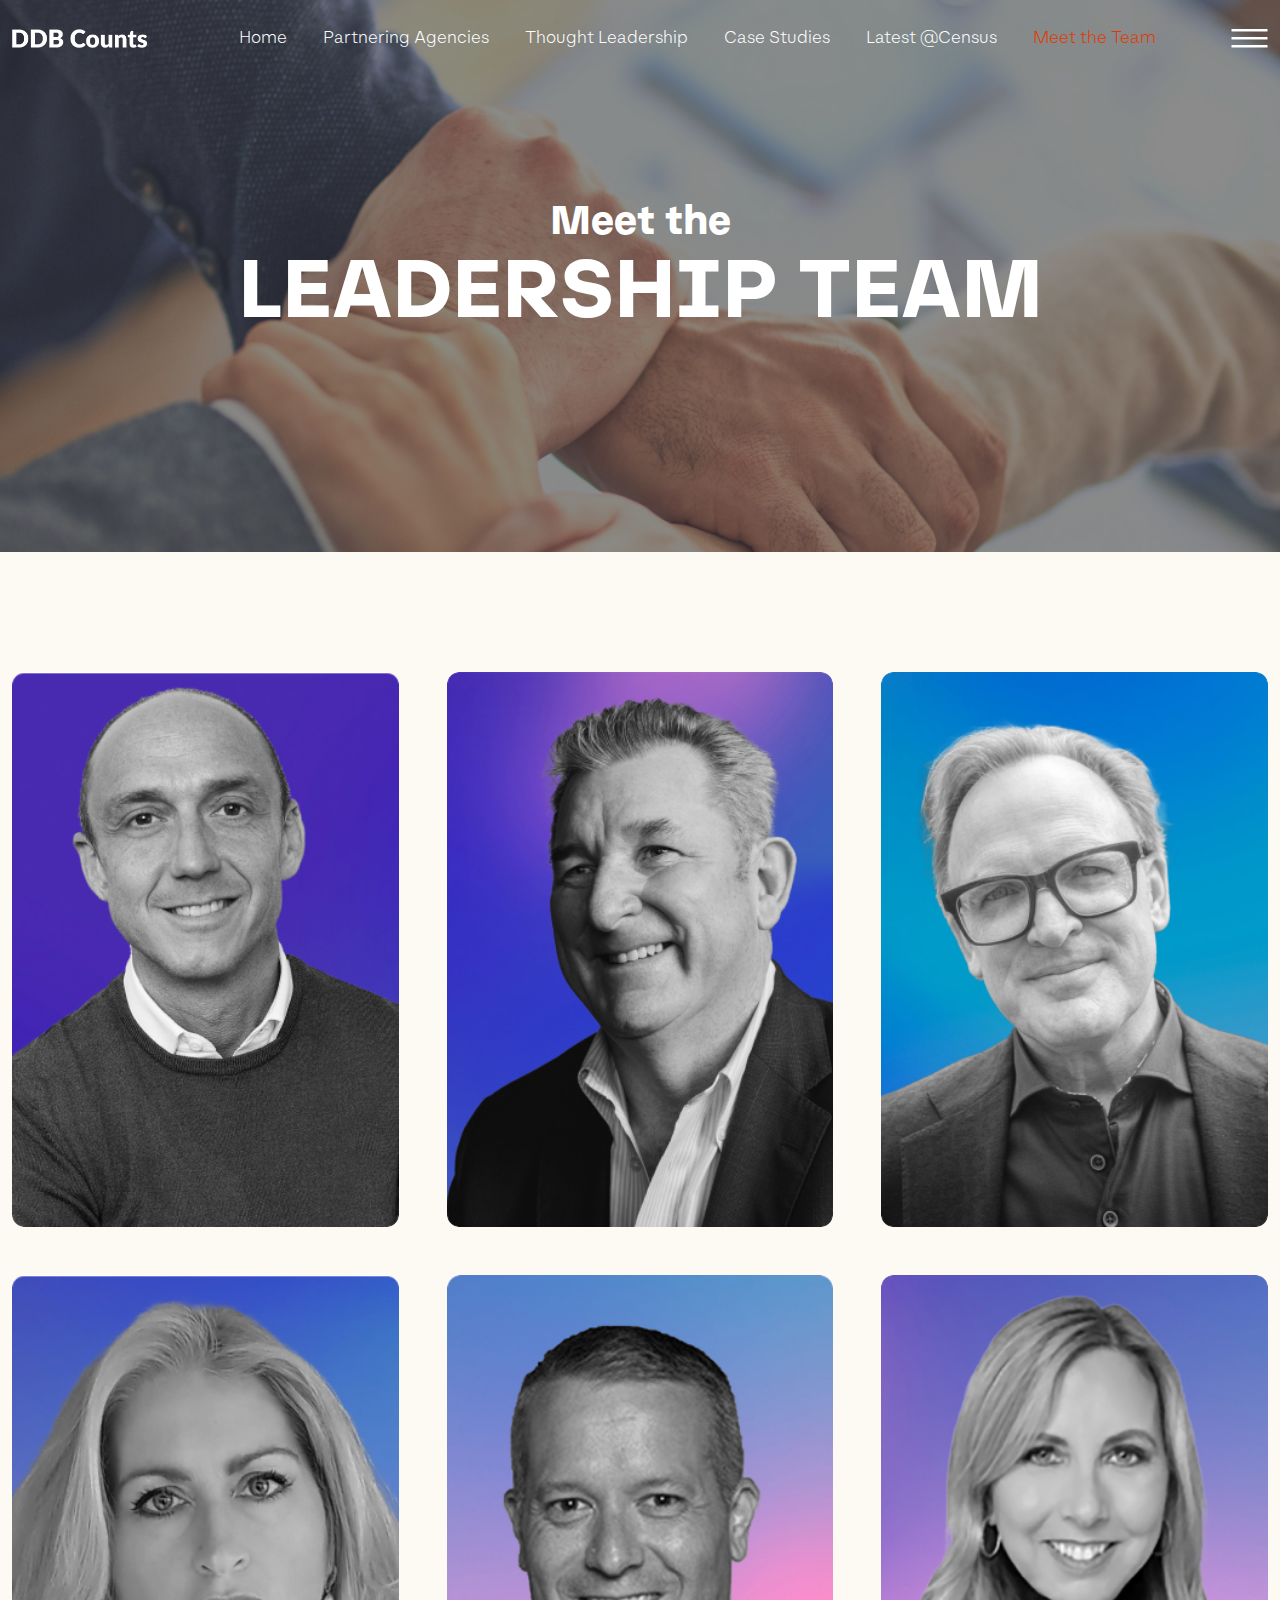
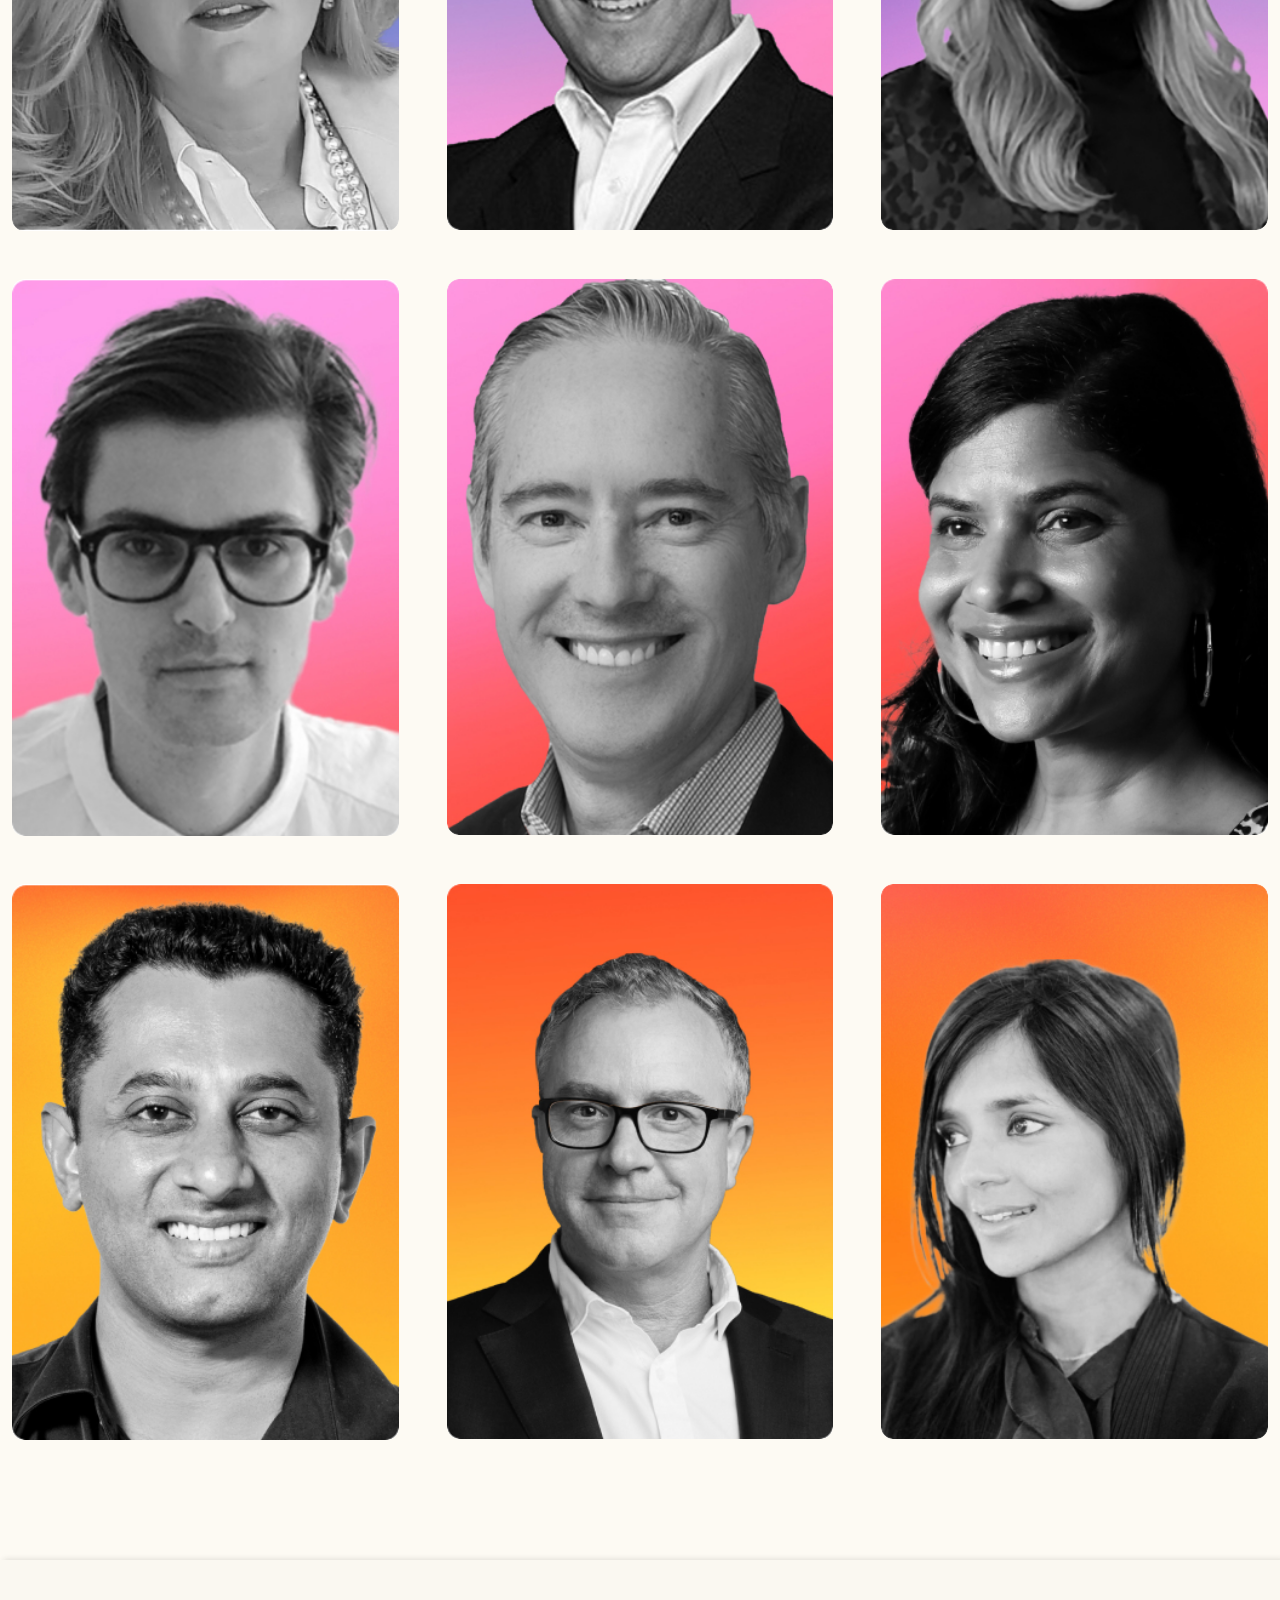
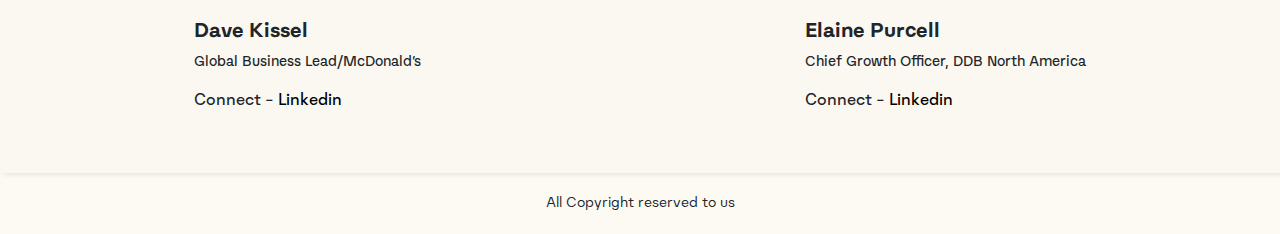
<file: agencies.html>
<!DOCTYPE html>
<html lang="en">
   <head>
      <meta charset="UTF-8" />
      <meta name="viewport" content="width=device-width, initial-scale=1.0" />
      <title>DDB Census</title>
      <link rel="icon" href="images/favicon.png" sizes="32x32" />
        <link rel="apple-touch-icon" href="images/favicon.png" />
      <link rel="stylesheet" href="css/swiper-bundle.min.css" />
      <link rel="stylesheet" href="css/bootstrap.min.css" />
      <link rel="stylesheet" href="css/style.css" />
   </head>
   <body>
      <header>
         <nav class="navbar navbar-expand-lg">
            <div class="container">
               <a class="navbar-brand" href="index.html"><img src="images/logo.png" width="135px" alt="" /></a>
               <button class="navbar-toggler" type="button" data-bs-toggle="collapse" data-bs-target="#navbarSupportedContent" aria-controls="navbarSupportedContent" aria-expanded="false" aria-label="Toggle navigation">
               <span class="navbar-toggler-icon"></span>
               </button>
               <div class="collapse navbar-collapse" id="navbarSupportedContent">
                  <ul class="navbar-nav mx-auto mb-2 mb-lg-0">
                     <li class="nav-item">
                        <a class="nav-link" href="index.html">Home</a>
                     </li>
                     <li class="nav-item">
                        <a class="nav-link" href="agencies.html">Partnering Agencies</a>
                     </li>
                     <li class="nav-item">
                        <a class="nav-link" href="#">Thought Leadership</a>
                     </li>
                     <li class="nav-item">
                        <a class="nav-link" href="case-studies.html">Case Studies</a>
                     </li>
                     <li class="nav-item">
                        <a class="nav-link" href="#">Latest @Census</a>
                     </li>
                     <li class="nav-item">
                        <a class="nav-link active" aria-current="page" href="team.html">Meet the Team</a>
                     </li>
                  </ul>
               </div>
               <div class="bar ms-auto" data-bs-toggle="offcanvas" data-bs-target="#offcanvasRight" aria-controls="offcanvasRight">
                <svg width="37" height="19" viewBox="0 0 37 19" fill="none" xmlns="http://www.w3.org/2000/svg">
                   <line x1="0.5" y1="1.25" x2="36.5" y2="1.25" stroke="white" stroke-width="2.5"/>
                   <line x1="0.5" y1="9.25" x2="36.5" y2="9.25" stroke="white" stroke-width="2.5"/>
                   <line x1="0.5" y1="17.25" x2="36.5" y2="17.25" stroke="white" stroke-width="2.5"/>
                </svg> 
             </div>
            </div>
         </nav>
      </header>

        <div class="offcanvas offcanvas-end" tabindex="-1" id="offcanvasRight" aria-labelledby="offcanvasRightLabel">
        <div class="offcanvas-header">
            <button type="button" class="btn-close" data-bs-dismiss="offcanvas" aria-label="Close"></button>
        </div>
        <div class="offcanvas-body">
            <ul class="off_menu">
                <li><a href="#">Getting to Know Omnicom <img src="images/menu_arrow_right.svg" alt=""></a></li>
                <li><a href="#">Omnicom at Events <img src="images/menu_arrow_right.svg" alt=""></a></li>
                <li><a href="#">Omnicom in the News <img src="images/menu_arrow_right.svg" alt=""></a></li>
                <li><a href="#">RFI <img src="images/menu_arrow_right.svg" alt=""></a></li>
                <li><a href="#">RFP <img src="images/menu_arrow_right.svg" alt=""></a></li>
                <li><a href="articles.html">Featured Articles <img src="images/menu_arrow_right.svg" alt=""></a></li>
                <li><a href="#">More <img src="images/menu_arrow_right.svg" alt=""></a></li>
            </ul>
        </div>
        </div>


        <div class="innner_banner">
            <img src="images/team_banner.jpg" width="100%" alt="">
            <div class="text">
                <div class="container">
                    <h1><span>Meet the</span>LEADERSHIP TEAM</h1>
                </div>
            </div>
        </div>

        <div class="team_page sec-padd">
            <div class="container">
                <div class="row g-5">
                    <div class="col-md-4 col-sm-6">
                        <div class="team_card" data-bs-toggle="modal" data-bs-target="#alex_luber">
                            <img src="images/ALEX_LUBAR.jpg" class="photo" alt="">
                            <img src="images/team_shadow.png" class="shadow" alt="">
                            <div class="name">ALEX LUBAR</div>
                        </div>
                    </div>
                    <div class="col-md-4 col-sm-6">
                        <div class="team_card" data-bs-toggle="modal" data-bs-target="#Marty">
                            <img src="images/MARTY.jpg" class="photo" alt="">
                            <img src="images/team_shadow.png" class="shadow" alt="">
                            <div class="name">Marty O’Halloran</div>
                        </div>
                    </div>
                    <div class="col-md-4 col-sm-6">
                        <div class="team_card" data-bs-toggle="modal" data-bs-target="#Glen">
                            <img src="images/GLEN.jpg" class="photo" alt="">
                            <img src="images/team_shadow.png" class="shadow" alt="">
                            <div class="name">Glen Lomas</div>
                        </div>
                    </div>
                    <div class="col-md-4 col-sm-6">
                        <div class="team_card" data-bs-toggle="modal" data-bs-target="#Roisin">
                            <img src="images/ROISIN.jpg" class="photo" alt="">
                            <img src="images/team_shadow.png" class="shadow" alt="">
                            <div class="name">Roisin Rooney</div>
                        </div>
                    </div>
                    <div class="col-md-4 col-sm-6">
                        <div class="team_card" data-bs-toggle="modal" data-bs-target="#Mike">
                            <img src="images/MIKE.jpg" class="photo" alt="">
                            <img src="images/team_shadow.png" class="shadow" alt="">
                            <div class="name">Mike Barlow</div>
                        </div>
                    </div>
                    <div class="col-md-4 col-sm-6">
                        <div class="team_card" data-bs-toggle="modal" data-bs-target="#DonnaTobin">
                            <img src="images/DONNA-1.jpg" class="photo" alt="">
                            <img src="images/team_shadow.png" class="shadow" alt="">
                            <div class="name">Donna Tobin</div>
                        </div>
                    </div>
                    <div class="col-md-4 col-sm-6">
                        <div class="team_card" data-bs-toggle="modal" data-bs-target="#Tomas">
                            <img src="images/TOMAS.jpg" class="photo" alt="">
                            <img src="images/team_shadow.png" class="shadow" alt="">
                            <div class="name">Tomas Gonsorcik</div>
                        </div>
                    </div>
                    <div class="col-md-4 col-sm-6">
                        <div class="team_card" data-bs-toggle="modal" data-bs-target="#Dave">
                            <img src="images/DAVE.jpg" class="photo" alt="">
                            <img src="images/team_shadow.png" class="shadow" alt="">
                            <div class="name">Dave Kissel</div>
                        </div>
                    </div>
                    <div class="col-md-4 col-sm-6">
                        <div class="team_card" data-bs-toggle="modal" data-bs-target="#Varsha">
                            <img src="images/DONNA.jpg" class="photo" alt="">
                            <img src="images/team_shadow.png" class="shadow" alt="">
                            <div class="name">Varsha Kaura</div>
                        </div>
                    </div>
                    <div class="col-md-4 col-sm-6">
                        <div class="team_card" data-bs-toggle="modal" data-bs-target="#Aditya">
                            <img src="images/ADITYA.jpg" class="photo" alt="">
                            <img src="images/team_shadow.png" class="shadow" alt="">
                            <div class="name">Aditya Kanthy</div>
                        </div>
                    </div>
                    <div class="col-md-4 col-sm-6">
                        <div class="team_card" data-bs-toggle="modal" data-bs-target="#Andrew">
                            <img src="images/ANDREW.jpg" class="photo" alt="">
                            <img src="images/team_shadow.png" class="shadow" alt="">
                            <div class="name">Andrew Little</div>
                        </div>
                    </div>
                    <div class="col-md-4 col-sm-6">
                        <div class="team_card" data-bs-toggle="modal" data-bs-target="#Esther">
                            <img src="images/ESTHER.jpg" class="photo" alt="">
                            <img src="images/team_shadow.png" class="shadow" alt="">
                            <div class="name">Esther Selvanayagam</div>
                        </div>
                    </div>
                </div>

                <!-- ALEX LUBAR -->
                <div class="modal fade team_model" id="alex_luber" tabindex="-1" aria-labelledby="alex_luberLabel" aria-hidden="true">
                    <div class="modal-dialog modal-dialog-centered modal-dialog-scrollable modal-lg">
                        <div class="modal-content">
                            <button type="button" class="btn-close" data-bs-dismiss="modal" aria-label="Close"></button>
                            <div class="modal-body">
                                <div class="photo">
                                    <img src="images/ALEX_LUBAR.jpg" alt="">
                                </div>
                                <div class="name">Alex Lubar</div>
                                <div class="deg">Global CEO</div>
                                <div class="des">
                                    <p>Alex is DDB Worldwide’s Global CEO focused on growth, working closely with DDB’s global leadership team on advancing DDB’s global strategic plan. Prior to his elevation to Global CEO, Alex was most recently Global President and Chief Operating Officer, DDB Worldwide. Before that, he was with McCann where he held several regional leadership roles including President of McCann’s North America region, President of McCann Asia Pacific, and CEO of McCann London. Alex has also held leadership roles with agencies including Grey and BBH.</p>
                                    <p>Alex was born and raised in London.</p>
                                    <p>His father is American, his mother is French, his wife is Mexican and has three young children, Lucas, Dylan and Siena. He plays tennis with enthusiasm, periodically runs until injured, and is in constant search of snow in which to wipe out.</p>
                                </div>
                            </div>
                        </div>
                    </div>
                </div>
                <!-- ALEX LUBAR END-->
                 <!-- Marty O’Halloran -->
                 <div class="modal fade team_model" id="Marty" tabindex="-1" aria-labelledby="MartyLabel" aria-hidden="true">
                    <div class="modal-dialog modal-dialog-centered modal-dialog-scrollable modal-lg">
                        <div class="modal-content">
                            <button type="button" class="btn-close" data-bs-dismiss="modal" aria-label="Close"></button>
                            <div class="modal-body">
                                <div class="photo">
                                    <img src="images/MARTY.jpg" alt="">
                                </div>
                                <div class="name">Marty O’Halloran</div>
                                <div class="deg">Chairman</div>
                                <div class="des">
                                    <p>Marty O’Halloran was appointed DDB Worldwide Chief Executive Officer in July 2020 and Chairman in 2023.</p>
                                    <p>With over 30 years of experience at DDB, Marty brings a deep understanding of the network’s rich history, culture, and people to the role of worldwide CEO. Marty spent nearly 20 years with the network before being named Chairman and CEO of DDB Group Australia and New Zealand in 2005. He also serves as Board Director of the Omnicom Media Group Australia and New Zealand Board and was the Chairman of the Interbrand Australia board. Throughout his career, Marty has been a driver of creativity, talent, and culture for DDB and its clients</p>
                                    <p>Marty has a deep understanding of client needs, which resulted in the Australia and New Zealand agencies some of the most recognized and awarded agencies in the world. During his time as Chairman and CEO of DDB Group Australia and New Zealand, the region dominated in a variety of Agency of the Year and regional Network of the Year awards including AWARD, Axis, Campaign in addition to international awards including Cannes, One Show, D&AD, Spikes, and Campaign Asia Pacific. Under Marty’s leadership, DDB in Australia and New Zealand has been recognized as the fastest growing international network in the region.</p>
                                    <p>In his role as CEO of DDB Worldwide, Marty ‘s leadership spans over 100 offices across the world.</p>
                                    <p>A former member of the Australia Rowing team, Marty is married to his wife, Deborah, with whom he raised three children.</p>
                                </div>
                            </div>
                        </div>
                    </div>
                </div>
                <!-- Marty O’Halloran END-->

                <!-- Glen -->
                <div class="modal fade team_model" id="Glen" tabindex="-1" aria-labelledby="GlenLabel" aria-hidden="true">
                    <div class="modal-dialog modal-dialog-centered modal-dialog-scrollable modal-lg">
                        <div class="modal-content">
                            <button type="button" class="btn-close" data-bs-dismiss="modal" aria-label="Close"></button>
                            <div class="modal-body">
                                <div class="photo">
                                    <img src="images/GLEN.jpg" alt="">
                                </div>
                                <div class="name">Glen Lomas</div>
                                <div class="deg">Global President and Chief Operating Officer</div>
                                <div class="des">
                                    <p>Glen is currently the Global President and Chief Operating Officer of DDB Worldwide. He also oversees Europe, Middle East and Africa, DDB’s largest region. Glen joined the London office (then BMP DDB) in 1995, cutting his teeth on Tony Blair’s election campaign in 1997 before running the Vodafone and Unilever accounts. He spent 10 years in South Africa as Chairman and CEO, building the DDB network across the African continent before returning to London to manage the network’s international relationships. Glen is recognized for championing creativity within the network and his intuitive leadership.</p>
                                </div>
                            </div>
                        </div>
                    </div>
                </div>
                <!-- Glen END-->

                <!-- Roisin -->
                <div class="modal fade team_model" id="Roisin" tabindex="-1" aria-labelledby="RoisinLabel" aria-hidden="true">
                    <div class="modal-dialog modal-dialog-centered modal-dialog-scrollable modal-lg">
                        <div class="modal-content">
                            <button type="button" class="btn-close" data-bs-dismiss="modal" aria-label="Close"></button>
                            <div class="modal-body">
                                <div class="photo">
                                    <img src="images/ROISIN.jpg" alt="">
                                </div>
                                <div class="name">Roisin Rooney</div>
                                <div class="deg">Global Chief People Officer</div>
                                <div class="des">
                                    <p>As Global Chief People Officer for the DDB Worldwide network, Roisin’s role is to optimize DDB’s people-centered activities to ensure continuous growth for our over 8,000 employees around the world. She’s a firm believer in giving talent the power to propel their careers, have impact, and do some of the best work.</p>
                                    <p>She is a network lifer who has DDB proudly cursing through her veins. Her partnership with DDB Global CEO Alex Lubar, and the wider executive leadership team, ensures we hold ourselves accountable to nurturing and bringing to life an exceptional company culture, embodied through our values, beliefs, and behaviours.</p>
                                    <p>Roisin is passionate about authentic leadership and building inclusive cultures. A people connector whose greatest joy is to support exceptional talent to do amazing things and helping people unleash their full potential to make them proud of who they are and what they do.</p>
                                </div>
                            </div>
                        </div>
                    </div>
                </div>
                <!-- Roisin END-->

                <!-- Mike -->
                <div class="modal fade team_model" id="Mike" tabindex="-1" aria-labelledby="MikeLabel" aria-hidden="true">
                    <div class="modal-dialog modal-dialog-centered modal-dialog-scrollable modal-lg">
                        <div class="modal-content">
                            <button type="button" class="btn-close" data-bs-dismiss="modal" aria-label="Close"></button>
                            <div class="modal-body">
                                <div class="photo">
                                    <img src="images/MIKE.jpg" alt="">
                                </div>
                                <div class="name">Mike Barlow</div>
                                <div class="deg">Global CFO</div>
                                <div class="des">
                                    <p>Mike is the Global CFO of DDB Worldwide. An accomplished finance leader for over 20 years, Mike began his career with Omnicom Corporate in 2002 before transferring to DDB in 2007 as the US Controller. In 2014, Mike became CFO for DDB EMEA and rose to take on his current role as Global CFO in 2020.</p>
                                    <p>A driving force within the DDB network, Mike oversees the strategic financial planning process across all global regions. He is in lock step with DDB WW’s Global CEO Alex Lubar and provides direction to all DDB regional and local agency leaders on financial plans, forecasting and reporting into Omnicom. As a member of DDB WW’s global leadership team, Mike’s sharp financial acumen and guidance provides a solid foundation which fuels DDB WW’s growth.</p>
                                    <p>Mike is an Australian and US citizen. He graduated from the University of Western Australia and has enjoyed living and working in Australia, the UK, US and Canada over the years. He currently lives in Brooklyn with his wife JoAnna, their two children and dog.</p>
                                </div>
                            </div>
                        </div>
                    </div>
                </div>
                <!-- Mike END-->
                <!-- Donna Tobin -->
                <div class="modal fade team_model" id="DonnaTobin" tabindex="-1" aria-labelledby="DonnaTobinLabel" aria-hidden="true">
                    <div class="modal-dialog modal-dialog-centered modal-dialog-scrollable modal-lg">
                        <div class="modal-content">
                            <button type="button" class="btn-close" data-bs-dismiss="modal" aria-label="Close"></button>
                            <div class="modal-body">
                                <div class="photo">
                                    <img src="images/DONNA-1.jpg" alt="">
                                </div>
                                <div class="name">Donna Tobin</div>
                                <div class="deg">Global Chief Marketing & Communications Officer</div>
                                <div class="des">
                                    <p>Donna brings her passion for people, creativity and being a positive change agent to her role as Global Chief Marketing & Communications Officer at DDB Worldwide.</p>
                                    <p>In addition to being a member of DDB’s Global Executive Leadership Team, she is on the OmniWomenNY Board, the Forbes Communications Council, and the 4A’s Agency Communications Committee. Dedicated to mentorship, Donna developed and launched a Women’s Leadership Network and mentoring program while at WPP’s Kantar, is an active mentor as part of Omnicom’s OmniWomen mentorship program, and has participated in the 4A’s Vanguard Mentorship program, as well as the MAIP Mentorship program.</p>
                                    <p>Prior to her role at DDB Worldwide, Donna was the EVP, Marketing, Communications, Events & Partnerships at the American Association of Advertising Agencies (4A’s). She has extensive ad agency account management experience and led global brands, marketing, communications, and product development across industries including food and beverage, fashion, toys, licensing, and entertainment at companies such as Ocean Spray, Hasbro, Basic Fun!, and WPP.</p>
                                    <p>Donna was named a 2023 PR Daily Top Woman in Marketing in the Agency Leaders category, a 2023 Women in Content Marketing Awards Marketing Leader of the Year finalist, a 2024 Gerety Awards Grand Jury member, a 2022 The Drum’s PR Awards Jury member, and was selected by Marketing Edge Magazine as a Top Female CMO to watch in 2021. She loves music, has three girls, and commutes into DDB Worldwide’s headquarters in Manhattan by high-speed ferry from the top of the Jersey shore where she lives with her husband John.</p>
                                </div>
                            </div>
                        </div>
                    </div>
                </div>
                <!-- Donna Tobin END-->

                <!-- Tomas -->
                <div class="modal fade team_model" id="Tomas" tabindex="-1" aria-labelledby="TomasLabel" aria-hidden="true">
                    <div class="modal-dialog modal-dialog-centered modal-dialog-scrollable modal-lg">
                        <div class="modal-content">
                            <button type="button" class="btn-close" data-bs-dismiss="modal" aria-label="Close"></button>
                            <div class="modal-body">
                                <div class="photo">
                                    <img src="images/TOMAS.jpg" alt="">
                                </div>
                                <div class="name">Tomas Gonsorcik</div>
                                <div class="deg">Global Chief Strategy Officer</div>
                                <div class="des">
                                    <p>Originally from Slovakia with London and NYC agency experience, Tomas has led strategy on global brands such as The Coca Cola Company, New Balance, The Ford Motor Company, Colgate-Palmolive and McDonald’s. Since joining the network in September 2022, Tomas has focused on codifying DDB’s strategic excellence into a universal language for the network’s global planning community with a focus on emotional advantage, creative impact and effectiveness.</p>
                                    <p>Tomas has also initiated DDB’s partnership with Parley For The Oceans, becoming DDB’s sustainability spokesperson. He is a member of DDB’s Global Sustainability and AI Councils and is leading the ongoing development of proprietary strategic tools with DDB’s Global Strategic Council that are used to impact effective creativity that fuels client growth. Tomas is also the co-chair of the 4A’s Strategy Committee and sits on the WARC Global Effectiveness Council. He previously served as Chief Strategy Officer at VMLY&R.</p>
                                </div>
                            </div>
                        </div>
                    </div>
                </div>
                <!-- Tomas END-->

                <!-- Dave Kissel -->
                <div class="modal fade team_model" id="Dave" tabindex="-1" aria-labelledby="DaveLabel" aria-hidden="true">
                    <div class="modal-dialog modal-dialog-centered modal-dialog-scrollable modal-lg">
                        <div class="modal-content">
                            <button type="button" class="btn-close" data-bs-dismiss="modal" aria-label="Close"></button>
                            <div class="modal-body">
                                <div class="photo">
                                    <img src="images/DAVE.jpg" alt="">
                                </div>
                                <div class="name">Dave Kissel</div>
                                <div class="deg">Global Business Lead/McDonald’s</div>
                                <div class="des">
                                    <p>Dave Kissel is an award-winning senior marketing executive with extensive experience delivering effective brand communications plans for Fortune 500 clients, leading cross-functional teams at world-class agencies and media companies.</p>
                                    <p>Dave is currently a Global Business Lead at Doyle Dane Bernbach Worldwide, one of the world’s most creative advertising networks. As a partner to McDonald’s in 45 countries, the world’s largest restaurant company is DDB’s biggest multi-national client. Dave is responsible for the global leadership and coordination of the agency’s McDonald’s relationships, helping each office deliver high-impact strategy, content and experiences to measurably grow the McDonald’s brand and business. Dave is a member of DDB Worldwide’s Executive Leadership Team, as well as a member of Omnicom’s Global Client Leadership Team.</p>
                                    <p>Dave transitioned to the Global role after having been a key architect and builder of We Are Unlimited, the DDB-led “Agency of the Future” designed specifically for McDonald’s U.S. by Omnicom. In addition, Dave is the former CEO of, InStadium, a national Nielsen-measured media network consisting of 450+ pro and college sports teams. Under Dave’s leadership, he helped transform InStadium into a multi-media video and gaming platform for major brands. Prior to InStadium, Dave helped create the award-winning agency Zócalo Group, Omnicom’s first dedicated social media agency, a division of Critical Mass.</p>
                                </div>
                            </div>
                        </div>
                    </div>
                </div>
                <!-- Dave Kissel END-->

                <!-- Varsha -->
                <div class="modal fade team_model" id="Varsha" tabindex="-1" aria-labelledby="VarshaLabel" aria-hidden="true">
                    <div class="modal-dialog modal-dialog-centered modal-dialog-scrollable modal-lg">
                        <div class="modal-content">
                            <button type="button" class="btn-close" data-bs-dismiss="modal" aria-label="Close"></button>
                            <div class="modal-body">
                                <div class="photo">
                                    <img src="images/DONNA.jpg" alt="">
                                </div>
                                <div class="name">Varsha Kaura</div>
                                <div class="deg">Global Business Lead/MARS</div>
                                <div class="des">
                                    <p>As Global Business Lead at DDB, Varsha is responsible for strengthening and evolving Mars Incorporated’s global relationships across multiple geographies and individual agency offices, including adam&eveDDB London, DDB Paris, DDB Chicago, DDB New York, DDB Guangzhou, DDB Mudra (India), and DDB Mexico. Her focus includes delivering future-facing, data-driven strategic & creative solutions to Mars Inc., leveraging new data, insights platforms, technology and capabilities integrated into DDB as part of a broader network strategy.</p>
                                    <p>Varsha brings to DDB over 20 years of experience working in creative agencies and business technology consultancy. Her expertise spans across capabilities and industries including brand management, creative solutions, Data driven precision marketing, generating growth for top name clients.</p>
                                    <p>Prior to joining DDB, Varsha was a member of the core leadership team at predictive intelligence San Francisco-based startup Motista, and led client relationships for financial, brokerage, and healthcare clients. There she worked to combine the company’s proprietary tools and big data with expertise in brand positioning, creativity and client relationships, to grow Motista’s revenue and clients significantly over a three-year period.</p>
                                    <p>Varsha started her career at Leo Burnett, spending over 17 years managing US based and global brands such as Allstate, Kellogg’s, and Brooks. She holds a Masters degree in Mass Communication and Media Studies from The University of Georgia and is a frequent advocate and mentor for women in business. Varsha is also on the Chicago board of America India Foundation (AIF) which is a not -or-profit organization focused on addressing education and health care challenges in India.</p>
                                </div>
                            </div>
                        </div>
                    </div>
                </div>
                <!-- Varsha END-->

                <!-- Aditya Kanthy -->
                <div class="modal fade team_model" id="Aditya" tabindex="-1" aria-labelledby="AdityaLabel" aria-hidden="true">
                    <div class="modal-dialog modal-dialog-centered modal-dialog-scrollable modal-lg">
                        <div class="modal-content">
                            <button type="button" class="btn-close" data-bs-dismiss="modal" aria-label="Close"></button>
                            <div class="modal-body">
                                <div class="photo">
                                    <img src="images/ADITYA.jpg" alt="">
                                </div>
                                <div class="name">Aditya Kanthy</div>
                                <div class="deg">CEO & MD, DDB Mudra Group and CEO, Omnicom Advertising Services</div>
                                <div class="des">
                                    <p>Aditya was born in a military family, where he moved homes every couple of years. The constant travelling, new places and living in villages and towns across the country, helped him develop a deep sense of empathy and an appreciation of culture at a young age.</p>
                                    <p>These early influences translated into advertising as a career choice. He started his journey with the erstwhile Mudra in 2003 as a strategic planner, taking on various responsibilities over the years including that of the Chief Strategy Officer, a role in which he helped shape India’s most successful independent advertising agency into an Omnicom-owned integrated marketing communications group.</p>
                                    <p>He has overseen globally recognised Diversity, Equity & Inclusion initiatives like ‘The Phyllis India Project’ that builds and develops a community of women leaders; and ‘Open Pride’ that focuses on respectful representation in creative work and an inclusive work environment for the LGBTQIA+ community & allies.  DDB Mudra Group was the first agency in India to include same sex & live-in partners in medical insurance, the first to offer professional mental health resources years before the conversation became mainstream; and provides best-in-industry paternity leave to enable equal parenting.</p>
                                    <p>Aditya graduated with honours in Economics at St.Stephen’s College, Delhi and is a gold medalist from MICA, Ahmedabad. His path to DDB’s global leadership team and the transformation of the DDB Mudra Group is a subject of a case study taught at Omnicom’s global leadership development programme. He lives in Mumbai with his wife and enjoys seeing the world afresh through the eyes of his little boy.</p>
                                </div>
                            </div>
                        </div>
                    </div>
                </div>
                <!-- Aditya Kanthy END-->

                <!-- Andrew Little -->
                <div class="modal fade team_model" id="Andrew" tabindex="-1" aria-labelledby="AndrewLabel" aria-hidden="true">
                    <div class="modal-dialog modal-dialog-centered modal-dialog-scrollable modal-lg">
                        <div class="modal-content">
                            <button type="button" class="btn-close" data-bs-dismiss="modal" aria-label="Close"></button>
                            <div class="modal-body">
                                <div class="photo">
                                    <img src="images/ANDREW.jpg" alt="">
                                </div>
                                <div class="name">Andrew Little</div>
                                <div class="deg">President & Regional CEO, DDB Australia/New Zealand</div>
                                <div class="des">
                                    <p>Andrew Little is the President and Regional CEO of DDB Group Australia and New Zealand, leading DDB, Tribal, TRACK, DDB Remedy and Mango across the region. He is celebrating his 22nd year with the agency.</p>
                                    <p>The advertising company works with some of the region’s biggest brands, including McDonald’s, Volkswagen, Westpac, Sky, Lotto New Zealand, Coles, Kmart, and Dulux. Andrew believes in surrounding himself with the very best people in the industry and dedicating himself to the success of his clients.</p>
                                    <p>A passionate golfer and beach lover, Andrew is married to Vanessa and the father of Maya and Hugo.</p>
                                </div>
                            </div>
                        </div>
                    </div>
                </div>
                <!-- Andrew Little END-->

                <!-- Andrew Little -->
                <div class="modal fade team_model" id="Esther" tabindex="-1" aria-labelledby="EstherLabel" aria-hidden="true">
                    <div class="modal-dialog modal-dialog-centered modal-dialog-scrollable modal-lg">
                        <div class="modal-content">
                            <button type="button" class="btn-close" data-bs-dismiss="modal" aria-label="Close"></button>
                            <div class="modal-body">
                                <div class="photo">
                                    <img src="images/ESTHER.jpg" alt="">
                                </div>
                                <div class="name">Esther Selvanayagam</div>
                                <div class="deg">Chief Financial Officer for Singapore and Asia</div>
                                <div class="des">
                                    <p>Esther Selvanayagam joined DDB Asia as Chief Financial Officer for Singapore and Asia in 2019.</p>
                                    <p>With over 25 years of experience working in regional and global roles within the APAC advertising and media industry, Esther has a deep understanding of managing market pressures and navigating dynamic business environments. Her impressive career and unique vantage point include experience gained at holding company and agency levels, client-side, startups, and listed companies. At DDB, Esther puts her commercial acumen to work managing the day-to-day finance and operations alongside market CEOs. She is also Omnicom APAC commercial lead for Exxon.</p>
                                    <p>Esther joined DDB from Dentsu International (previously DAN & Aegis Media) in China, where she played a key role in shaping the network’s infrastructure following a series of early acquisitions. She went on to become CFO of DAN China, overseeing key commercial projects and the integration of Dentsu and Aegis brands involving 4,000+ people in Asia-Pacific’s largest market. In a previous life before advertising, Esther headed up an international games division for entertainment company Imagination, setting up their international operations and flagship office in Los Angeles.</p>
                                    <p>Sri Lankan-born Esther is an Australian Chartered Accountant. She has two children, aged eight and 10, and takes every opportunity to travel, recharge, and play the piano.</p>
                                </div>
                            </div>
                        </div>
                    </div>
                </div>
                <!-- Andrew Little END-->

            </div>
        </div>

      <footer>
         <div class="footer_up">
            <div class="container">
               <div class="footer_profile">
                  <div class="content">
                     <h4>Dave Kissel</h4>
                     <p class="deg">Global Business Lead/McDonald’s</p>
                     <p class="link">Connect - <a href="https://www.linkedin.com/in/kisseldave/" target="_blank">Linkedin</a></p>
                  </div>
                  <div class="content">
                     <h4>Elaine Purcell</h4>
                     <p class="deg">Chief Growth Officer, DDB North America</p>
                     <p class="link">Connect - <a href="https://www.linkedin.com/in/elaine-purcell-590683b/" target="_blank">Linkedin</a></p>
                  </div>
               </div>
            </div>
         </div>
         <div class="footer_down">
            <div class="container">
               All Copyright reserved to us
            </div>
         </div>
      </footer>
      <script src="js/bootstrap.bundle.min.js"></script>
      <script src="js/swiper-bundle.min.js"></script>
      <script src="js/custom.js"></script>
   </body>
</html>
</file>
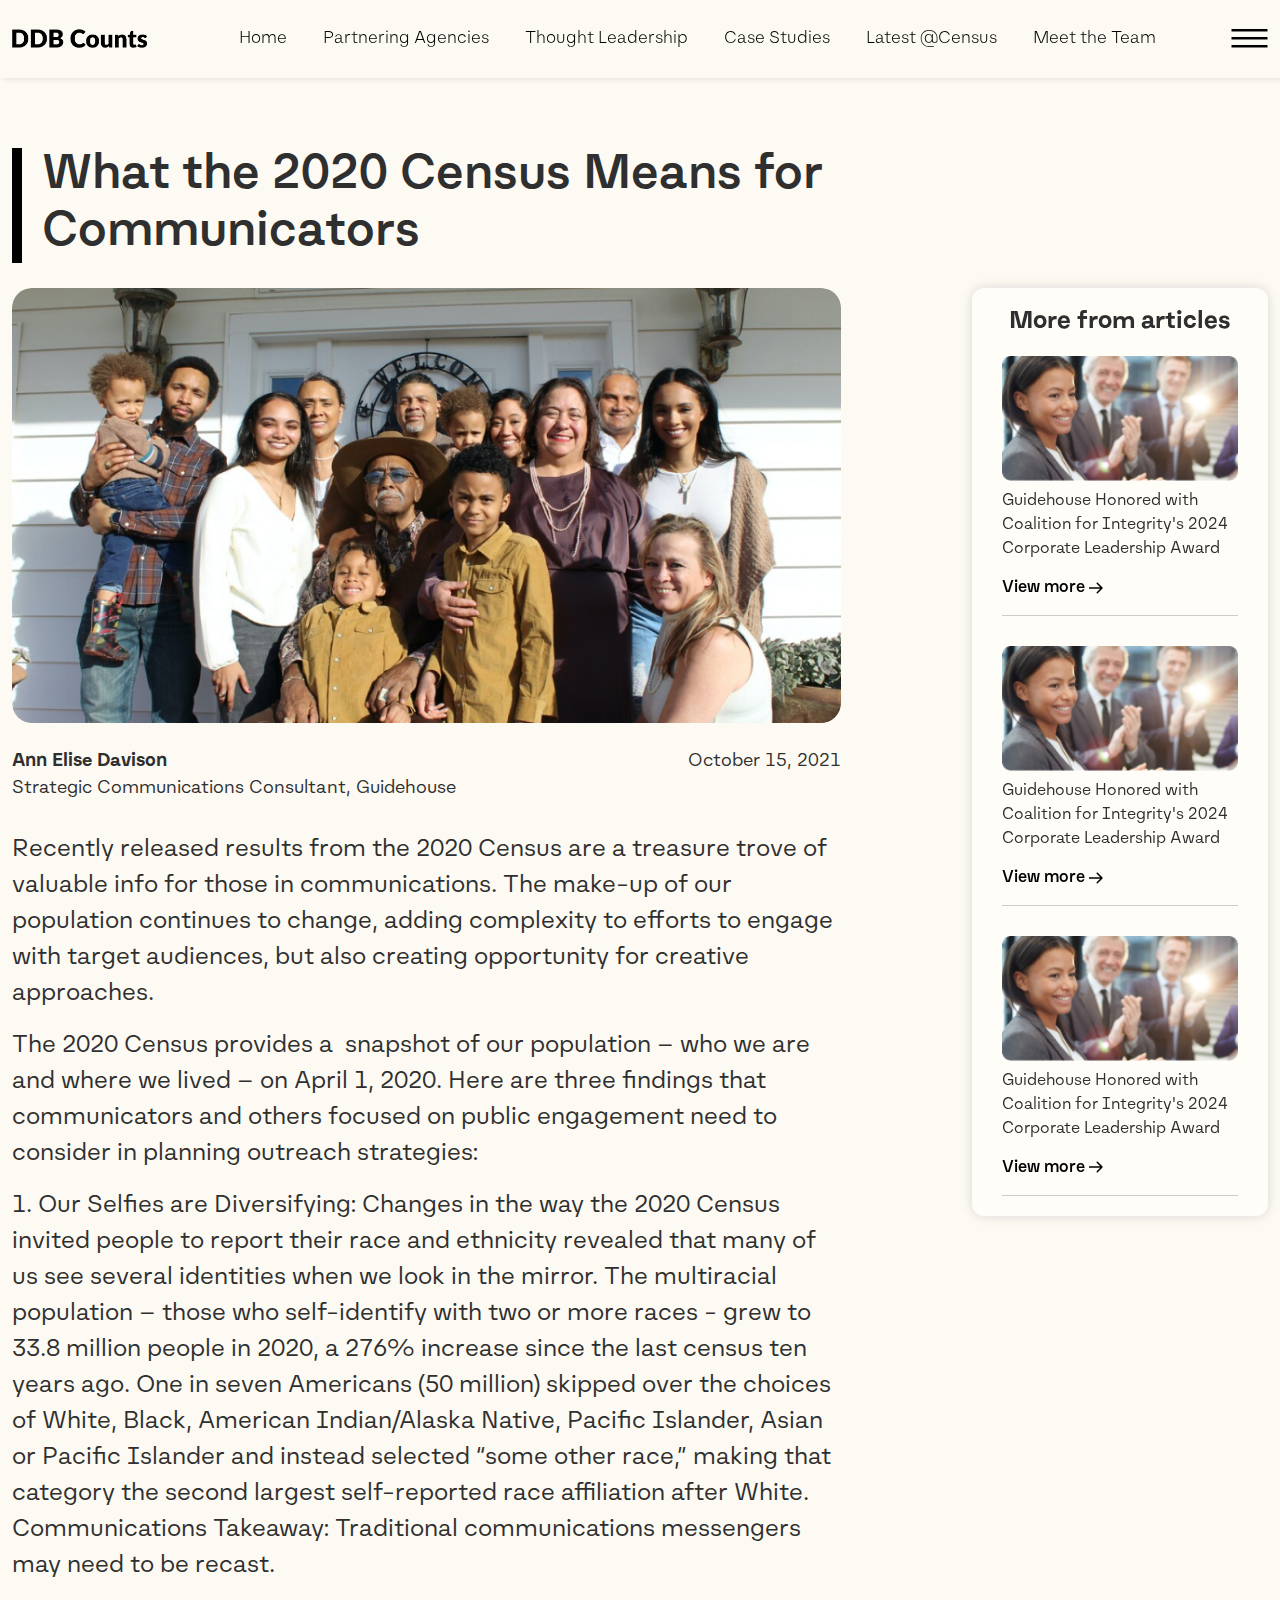
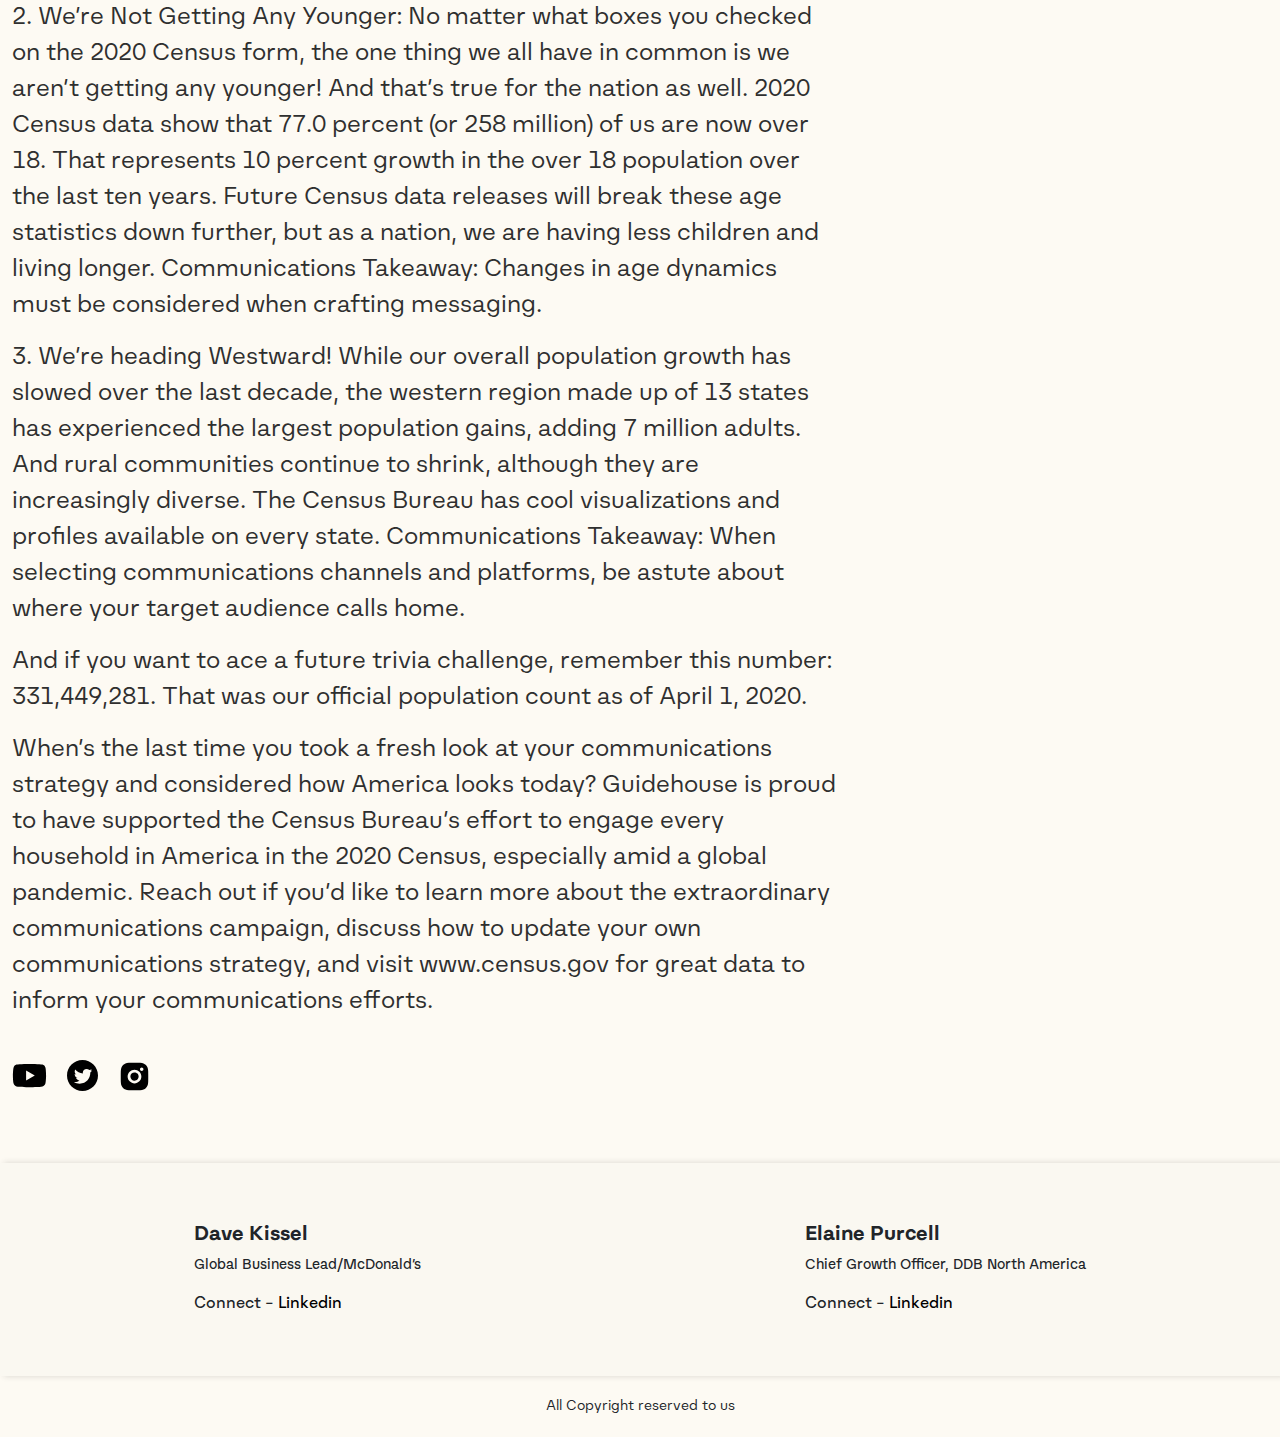
<file: article-detail.html>
<!DOCTYPE html>
<html lang="en">
   <head>
      <meta charset="UTF-8" />
      <meta name="viewport" content="width=device-width, initial-scale=1.0" />
      <title>DDB Census</title>
      <link rel="icon" href="images/favicon.png" sizes="32x32" />
        <link rel="apple-touch-icon" href="images/favicon.png" />
      <link rel="stylesheet" href="css/swiper-bundle.min.css" />
      <link rel="stylesheet" href="css/bootstrap.min.css" />
      <link rel="stylesheet" href="css/style.css" />
   </head>
   <body>
      <header class="inner_header">
         <nav class="navbar navbar-expand-lg">
            <div class="container">
               <a class="navbar-brand" href="index.html"><img src="images/logo.png" width="135px" alt="" /></a>
               <button class="navbar-toggler" type="button" data-bs-toggle="collapse" data-bs-target="#navbarSupportedContent" aria-controls="navbarSupportedContent" aria-expanded="false" aria-label="Toggle navigation">
               <span class="navbar-toggler-icon"></span>
               </button>
               <div class="collapse navbar-collapse" id="navbarSupportedContent">
                  <ul class="navbar-nav mx-auto mb-2 mb-lg-0">
                     <li class="nav-item">
                        <a class="nav-link" href="index.html">Home</a>
                     </li>
                     <li class="nav-item">
                        <a class="nav-link" href="agencies.html">Partnering Agencies</a>
                     </li>
                     <li class="nav-item">
                        <a class="nav-link" href="#">Thought Leadership</a>
                     </li>
                     <li class="nav-item">
                        <a class="nav-link" href="case-studies.html">Case Studies</a>
                     </li>
                     <li class="nav-item">
                        <a class="nav-link" href="#">Latest @Census</a>
                     </li>
                     <li class="nav-item">
                        <a class="nav-link active" aria-current="page" href="team.html">Meet the Team</a>
                     </li>
                  </ul>
               </div>
               <div class="bar ms-auto" data-bs-toggle="offcanvas" data-bs-target="#offcanvasRight" aria-controls="offcanvasRight">
                  <svg width="37" height="19" viewBox="0 0 37 19" fill="none" xmlns="http://www.w3.org/2000/svg">
                     <line x1="0.5" y1="1.25" x2="36.5" y2="1.25" stroke="white" stroke-width="2.5"/>
                     <line x1="0.5" y1="9.25" x2="36.5" y2="9.25" stroke="white" stroke-width="2.5"/>
                     <line x1="0.5" y1="17.25" x2="36.5" y2="17.25" stroke="white" stroke-width="2.5"/>
                  </svg> 
               </div>
            </div>
         </nav>
      </header>

        <div class="offcanvas offcanvas-end" tabindex="-1" id="offcanvasRight" aria-labelledby="offcanvasRightLabel">
        <div class="offcanvas-header">
            <button type="button" class="btn-close" data-bs-dismiss="offcanvas" aria-label="Close"></button>
        </div>
        <div class="offcanvas-body">
            <ul class="off_menu">
                <li><a href="#">Getting to Know Omnicom <img src="images/menu_arrow_right.svg" alt=""></a></li>
                <li><a href="#">Omnicom at Events <img src="images/menu_arrow_right.svg" alt=""></a></li>
                <li><a href="#">Omnicom in the News <img src="images/menu_arrow_right.svg" alt=""></a></li>
                <li><a href="#">RFI <img src="images/menu_arrow_right.svg" alt=""></a></li>
                <li><a href="#">RFP <img src="images/menu_arrow_right.svg" alt=""></a></li>
                <li><a href="articles.html">Featured Articles <img src="images/menu_arrow_right.svg" alt=""></a></li>
                <li><a href="#">More <img src="images/menu_arrow_right.svg" alt=""></a></li>
            </ul>
        </div>
        </div>


        <div class="article_detail">
            <div class="container">
                <div class="row justify-content-between">
                    <div class="col-lg-8">
                        <div class="title"><h1>What the 2020 Census Means for Communicators</h1></div>
                        <div class="cover_img">
                            <img src="images/article_detail.jpg" alt="">
                        </div>
                        <div class="publisher">
                            <div class="name_deg">
                                <div class="name">Ann Elise Davison</div>
                                <div class="deg">Strategic Communications Consultant, Guidehouse</div>
                            </div>
                            <div class="date">October 15, 2021</div>
                        </div>
                        <div class="content">
                            <p>Recently released results from the 2020 Census are a treasure trove of valuable info for those in communications. The make-up of our population continues to change, adding complexity to efforts to engage with target audiences, but also creating opportunity for creative approaches.</p>
                            <p>The 2020 Census provides a  snapshot of our population – who we are and where we lived – on April 1, 2020. Here are three findings that communicators and others focused on public engagement need to consider in planning outreach strategies:</p>
                            <p>1. Our Selfies are Diversifying: Changes in the way the 2020 Census invited people to report their race and ethnicity revealed that many of us see several identities when we look in the mirror. The multiracial population – those who self-identify with two or more races - grew to 33.8 million people in 2020, a 276% increase since the last census ten years ago. One in seven Americans (50 million) skipped over the choices of White, Black, American Indian/Alaska Native, Pacific Islander, Asian or Pacific Islander and instead selected “some other race,” making that category the second largest self-reported race affiliation after White. Communications Takeaway: Traditional communications messengers may need to be recast.</p>
                            <p>2. We’re Not Getting Any Younger: No matter what boxes you checked on the 2020 Census form, the one thing we all have in common is we aren’t getting any younger! And that’s true for the nation as well. 2020 Census data show that 77.0 percent (or 258 million) of us are now over 18. That represents 10 percent growth in the over 18 population over the last ten years. Future Census data releases will break these age statistics down further, but as a nation, we are having less children and living longer. Communications Takeaway: Changes in age dynamics must be considered when crafting messaging.</p>
                            <p>3. We’re heading Westward! While our overall population growth has slowed over the last decade, the western region made up of 13 states has experienced the largest population gains, adding 7 million adults. And rural communities continue to shrink, although they are increasingly diverse. The Census Bureau has cool visualizations and profiles available on every state. Communications Takeaway: When selecting communications channels and platforms, be astute about where your target audience calls home.</p>
                            <p>And if you want to ace a future trivia challenge, remember this number: 331,449,281. That was our official population count as of April 1, 2020.</p>
                            <p>When’s the last time you took a fresh look at your communications strategy and considered how America looks today? Guidehouse is proud to have supported the Census Bureau’s effort to engage every household in America in the 2020 Census, especially amid a global pandemic. Reach out if you’d like to learn more about the extraordinary communications campaign, discuss how to update your own communications strategy, and visit www.census.gov for great data to inform your communications efforts.</p>
                        </div>
                        <div class="social_icon">
                            <a href="#">
                                <svg width="35" height="31" viewBox="0 0 35 31" fill="none" xmlns="http://www.w3.org/2000/svg">
                                    <path d="M33.399 7.51284C33.0174 6.0809 31.8929 4.95316 30.4651 4.57044C27.8772 3.875 17.4998 3.875 17.4998 3.875C17.4998 3.875 7.12258 3.875 4.53459 4.57044C3.10682 4.95322 1.98232 6.0809 1.60066 7.51284C0.907227 10.1083 0.907227 15.5235 0.907227 15.5235C0.907227 15.5235 0.907227 20.9387 1.60066 23.5341C1.98232 24.9661 3.10682 26.0468 4.53459 26.4296C7.12258 27.125 17.4998 27.125 17.4998 27.125C17.4998 27.125 27.8771 27.125 30.4651 26.4296C31.8929 26.0468 33.0174 24.9661 33.399 23.5341C34.0925 20.9387 34.0925 15.5235 34.0925 15.5235C34.0925 15.5235 34.0925 10.1083 33.399 7.51284ZM14.1059 20.4401V10.6069L22.7792 15.5236L14.1059 20.4401Z" fill=""/>
                                </svg>
                            </a>
                            <a href="#">
                                <svg width="31" height="31" viewBox="0 0 31 31" fill="none" xmlns="http://www.w3.org/2000/svg">
                                    <path d="M15.5 0C24.0693 0 31 6.93071 31 15.5C31 24.0693 24.0693 31 15.5 31C6.93071 31 0 24.0693 0 15.5C0 6.93071 6.93071 0 15.5 0ZM12.6657 23.6707C19.53 23.6707 23.2943 17.98 23.2943 13.0421V12.555C24.025 12.0236 24.6671 11.3593 25.1543 10.6064C24.49 10.8943 23.7593 11.0936 23.0064 11.2043C23.7814 10.7393 24.3793 10.0086 24.645 9.145C23.9143 9.56571 23.1171 9.87571 22.2757 10.0529C21.5893 9.32214 20.615 8.87929 19.5521 8.87929C17.4929 8.87929 15.81 10.5621 15.81 12.6214C15.81 12.9093 15.8321 13.1971 15.9207 13.4629C12.8207 13.3079 10.0529 11.8243 8.215 9.56571C7.905 10.1193 7.70571 10.7614 7.70571 11.4479C7.70571 12.7321 8.37 13.8836 9.36643 14.5479C8.74643 14.5479 8.17071 14.3707 7.68357 14.0829V14.1271C7.68357 15.9429 8.96786 17.4486 10.6729 17.8029C10.3629 17.8914 10.0307 17.9357 9.69857 17.9357C9.455 17.9357 9.23357 17.9136 8.99 17.8693C9.455 19.3529 10.85 20.4379 12.4664 20.46C11.1821 21.4564 9.56571 22.0543 7.81643 22.0543C7.50643 22.0543 7.21857 22.0543 6.93071 22.01C8.56929 23.0729 10.54 23.6929 12.6436 23.6929" fill="black"/>
                                </svg>   
                            </a>
                            <a href="#">
                                <svg width="33" height="33" viewBox="0 0 33 33" fill="none" xmlns="http://www.w3.org/2000/svg">
                                    <path d="M17.9133 2.75C19.4602 2.75412 20.2453 2.76238 20.9232 2.78163L21.1899 2.79125C21.4979 2.80225 21.8018 2.816 22.1689 2.8325C23.6319 2.90125 24.6302 3.13225 25.5061 3.47188C26.4136 3.82113 27.1781 4.29412 27.9426 5.05725C28.6417 5.74461 29.1828 6.57606 29.5279 7.49375C29.8676 8.36962 30.0986 9.36787 30.1673 10.8322C30.1838 11.198 30.1976 11.5019 30.2086 11.8113L30.2168 12.078C30.2374 12.7545 30.2457 13.5396 30.2484 15.0865L30.2498 16.1123V17.9135C30.2532 18.9164 30.2427 19.9194 30.2182 20.922L30.2099 21.1887C30.1989 21.4981 30.1852 21.802 30.1687 22.1677C30.0999 23.6321 29.8662 24.629 29.5279 25.5062C29.1837 26.4244 28.6426 27.2561 27.9426 27.9428C27.255 28.6417 26.4236 29.1827 25.5061 29.5281C24.6302 29.8678 23.6319 30.0988 22.1689 30.1675C21.8427 30.1829 21.5163 30.1966 21.1899 30.2087L20.9232 30.217C20.2453 30.2362 19.4602 30.2459 17.9133 30.2486L16.8876 30.25H15.0877C14.0843 30.2535 13.0809 30.2429 12.0778 30.2184L11.8111 30.2101C11.4847 30.1978 11.1583 30.1836 10.8321 30.1675C9.36907 30.0988 8.37082 29.8678 7.49357 29.5281C6.57599 29.1835 5.74487 28.6424 5.05844 27.9428C4.35863 27.2556 3.81713 26.4241 3.47169 25.5062C3.13207 24.6304 2.90107 23.6321 2.83232 22.1677C2.817 21.8415 2.80325 21.5151 2.79107 21.1887L2.78419 20.922C2.75885 19.9194 2.74739 18.9164 2.74982 17.9135V15.0865C2.74598 14.0836 2.75606 13.0806 2.78007 12.078L2.78969 11.8113C2.80069 11.5019 2.81444 11.198 2.83094 10.8322C2.89969 9.36787 3.13069 8.371 3.47032 7.49375C3.8156 6.57512 4.35818 5.74341 5.05982 5.05725C5.74607 4.35803 6.57664 3.81698 7.49357 3.47188C8.37082 3.13225 9.36769 2.90125 10.8321 2.8325C11.1978 2.816 11.5031 2.80225 11.8111 2.79125L12.0778 2.783C13.0805 2.75857 14.0834 2.74803 15.0863 2.75137L17.9133 2.75ZM16.4998 9.625C14.6765 9.625 12.9278 10.3493 11.6385 11.6386C10.3491 12.928 9.62482 14.6766 9.62482 16.5C9.62482 18.3234 10.3491 20.072 11.6385 21.3614C12.9278 22.6507 14.6765 23.375 16.4998 23.375C18.3232 23.375 20.0719 22.6507 21.3612 21.3614C22.6505 20.072 23.3748 18.3234 23.3748 16.5C23.3748 14.6766 22.6505 12.928 21.3612 11.6386C20.0719 10.3493 18.3232 9.625 16.4998 9.625ZM16.4998 12.375C17.0415 12.3749 17.5779 12.4815 18.0784 12.6887C18.5789 12.896 19.0337 13.1997 19.4168 13.5827C19.7999 13.9657 20.1039 14.4204 20.3112 14.9208C20.5186 15.4212 20.6254 15.9576 20.6255 16.4993C20.6256 17.041 20.519 17.5774 20.3118 18.0779C20.1046 18.5784 19.8008 19.0332 19.4178 19.4163C19.0348 19.7994 18.5801 20.1034 18.0797 20.3107C17.5793 20.5181 17.0429 20.6249 16.5012 20.625C15.4072 20.625 14.358 20.1904 13.5844 19.4168C12.8108 18.6432 12.3762 17.594 12.3762 16.5C12.3762 15.406 12.8108 14.3568 13.5844 13.5832C14.358 12.8096 15.4072 12.375 16.5012 12.375M23.7199 7.5625C23.2641 7.5625 22.8269 7.74358 22.5046 8.06591C22.1823 8.38824 22.0012 8.82541 22.0012 9.28125C22.0012 9.73709 22.1823 10.1743 22.5046 10.4966C22.8269 10.8189 23.2641 11 23.7199 11C24.1758 11 24.613 10.8189 24.9353 10.4966C25.2576 10.1743 25.4387 9.73709 25.4387 9.28125C25.4387 8.82541 25.2576 8.38824 24.9353 8.06591C24.613 7.74358 24.1758 7.5625 23.7199 7.5625Z" fill=""/>
                                </svg>   
                            </a>
                        </div>
                    </div>
                    <div class="col-lg-3">
                        <div class="related_article">
                            <h2 class="related_article_heading">
                                More from articles
                            </h2>

                            <div class="article">
                                <a href="article-detail.html"><img src="images/related_article.jpg" alt=""></a>
                                <div class="title">Guidehouse Honored with Coalition for Integrity's 2024 Corporate Leadership Award</div>
                                <a href="article-detail.html" class="cta">View more
                                    <svg width="14" height="12" viewBox="0 0 14 12" fill="none" xmlns="http://www.w3.org/2000/svg">
                                        <path d="M13.5303 6.52008C13.8232 6.22718 13.8232 5.75231 13.5303 5.45942L8.75736 0.686445C8.46447 0.393552 7.98959 0.393552 7.6967 0.686445C7.40381 0.979339 7.40381 1.45421 7.6967 1.74711L11.9393 5.98975L7.6967 10.2324C7.40381 10.5253 7.40381 11.0002 7.6967 11.293C7.98959 11.5859 8.46447 11.5859 8.75736 11.293L13.5303 6.52008ZM0 6.73975H13V5.23975H0L0 6.73975Z" fill=""/>
                                    </svg>  
                                </a>
                            </div>
                            <div class="article">
                                <a href="article-detail.html"><img src="images/related_article.jpg" alt=""></a>
                                <div class="title">Guidehouse Honored with Coalition for Integrity's 2024 Corporate Leadership Award</div>
                                <a href="article-detail.html" class="cta">View more
                                    <svg width="14" height="12" viewBox="0 0 14 12" fill="none" xmlns="http://www.w3.org/2000/svg">
                                        <path d="M13.5303 6.52008C13.8232 6.22718 13.8232 5.75231 13.5303 5.45942L8.75736 0.686445C8.46447 0.393552 7.98959 0.393552 7.6967 0.686445C7.40381 0.979339 7.40381 1.45421 7.6967 1.74711L11.9393 5.98975L7.6967 10.2324C7.40381 10.5253 7.40381 11.0002 7.6967 11.293C7.98959 11.5859 8.46447 11.5859 8.75736 11.293L13.5303 6.52008ZM0 6.73975H13V5.23975H0L0 6.73975Z" fill=""/>
                                    </svg>  
                                </a>
                            </div>
                            <div class="article">
                                <a href="article-detail.html"><img src="images/related_article.jpg" alt=""></a>
                                <div class="title">Guidehouse Honored with Coalition for Integrity's 2024 Corporate Leadership Award</div>
                                <a href="article-detail.html" class="cta">View more
                                    <svg width="14" height="12" viewBox="0 0 14 12" fill="none" xmlns="http://www.w3.org/2000/svg">
                                        <path d="M13.5303 6.52008C13.8232 6.22718 13.8232 5.75231 13.5303 5.45942L8.75736 0.686445C8.46447 0.393552 7.98959 0.393552 7.6967 0.686445C7.40381 0.979339 7.40381 1.45421 7.6967 1.74711L11.9393 5.98975L7.6967 10.2324C7.40381 10.5253 7.40381 11.0002 7.6967 11.293C7.98959 11.5859 8.46447 11.5859 8.75736 11.293L13.5303 6.52008ZM0 6.73975H13V5.23975H0L0 6.73975Z" fill=""/>
                                    </svg>  
                                </a>
                            </div>
                        </div>
                    </div>
                </div>
            </div>
        </div>


      <footer>
         <div class="footer_up">
            <div class="container">
               <div class="footer_profile">
                  <div class="content">
                     <h4>Dave Kissel</h4>
                     <p class="deg">Global Business Lead/McDonald’s</p>
                     <p class="link">Connect - <a href="https://www.linkedin.com/in/kisseldave/" target="_blank">Linkedin</a></p>
                  </div>
                  <div class="content">
                     <h4>Elaine Purcell</h4>
                     <p class="deg">Chief Growth Officer, DDB North America</p>
                     <p class="link">Connect - <a href="https://www.linkedin.com/in/elaine-purcell-590683b/" target="_blank">Linkedin</a></p>
                  </div>
               </div>
            </div>
         </div>
         <div class="footer_down">
            <div class="container">
               All Copyright reserved to us
            </div>
         </div>
      </footer>
      <script src="js/bootstrap.bundle.min.js"></script>
      <script src="js/swiper-bundle.min.js"></script>
      <script src="js/custom.js"></script>
   </body>
</html>
</file>
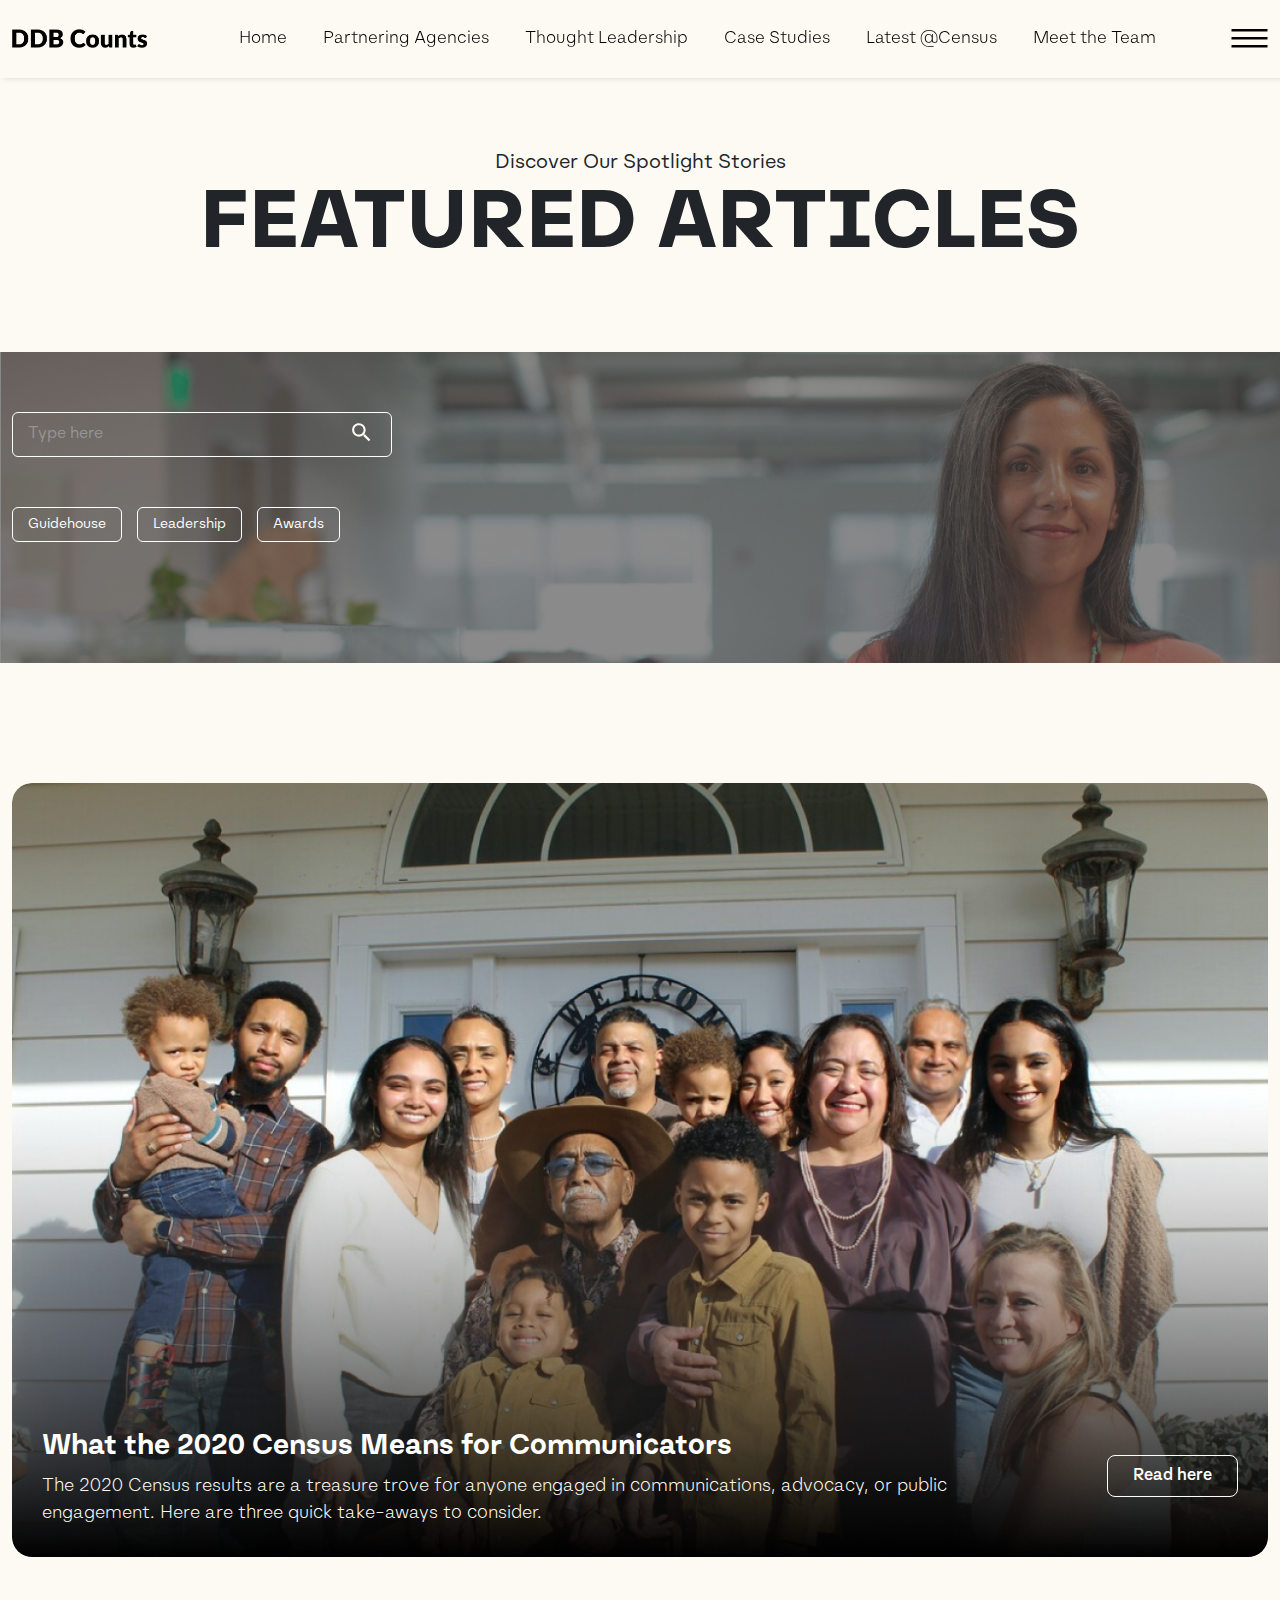
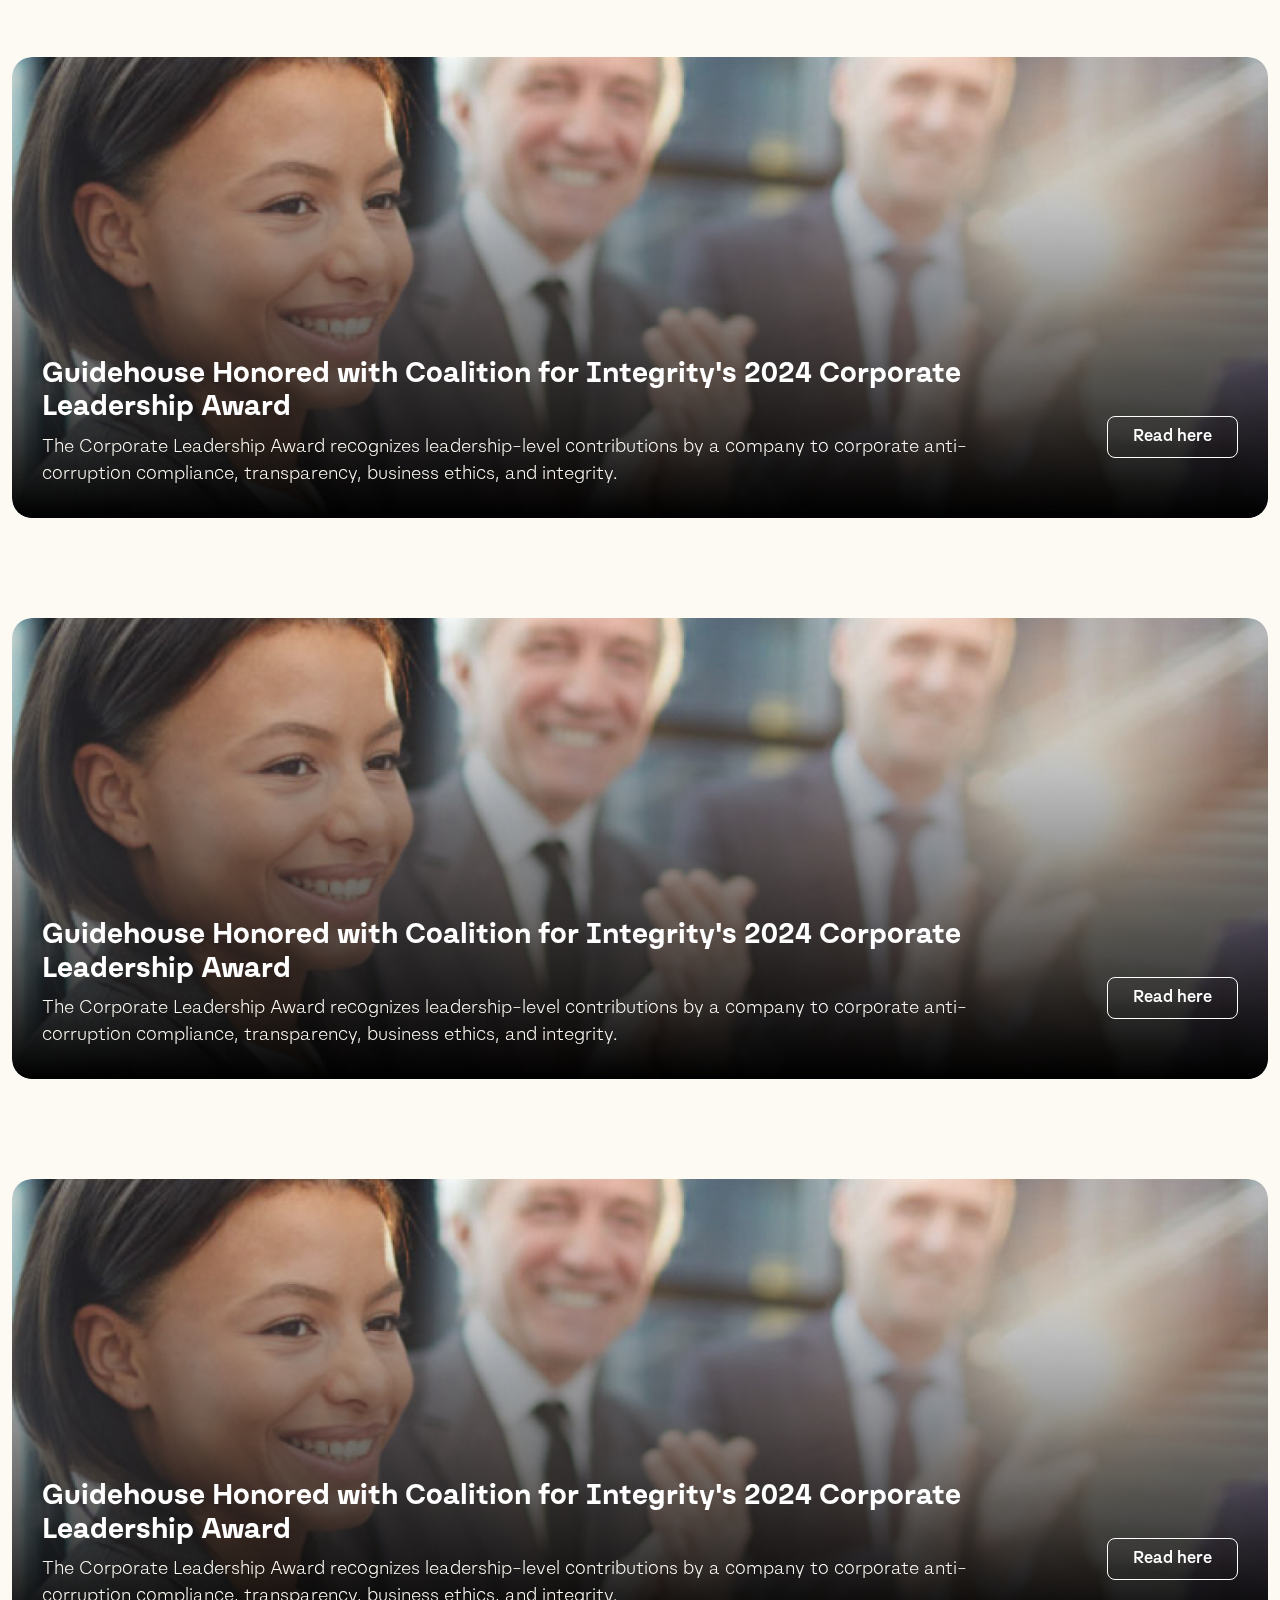
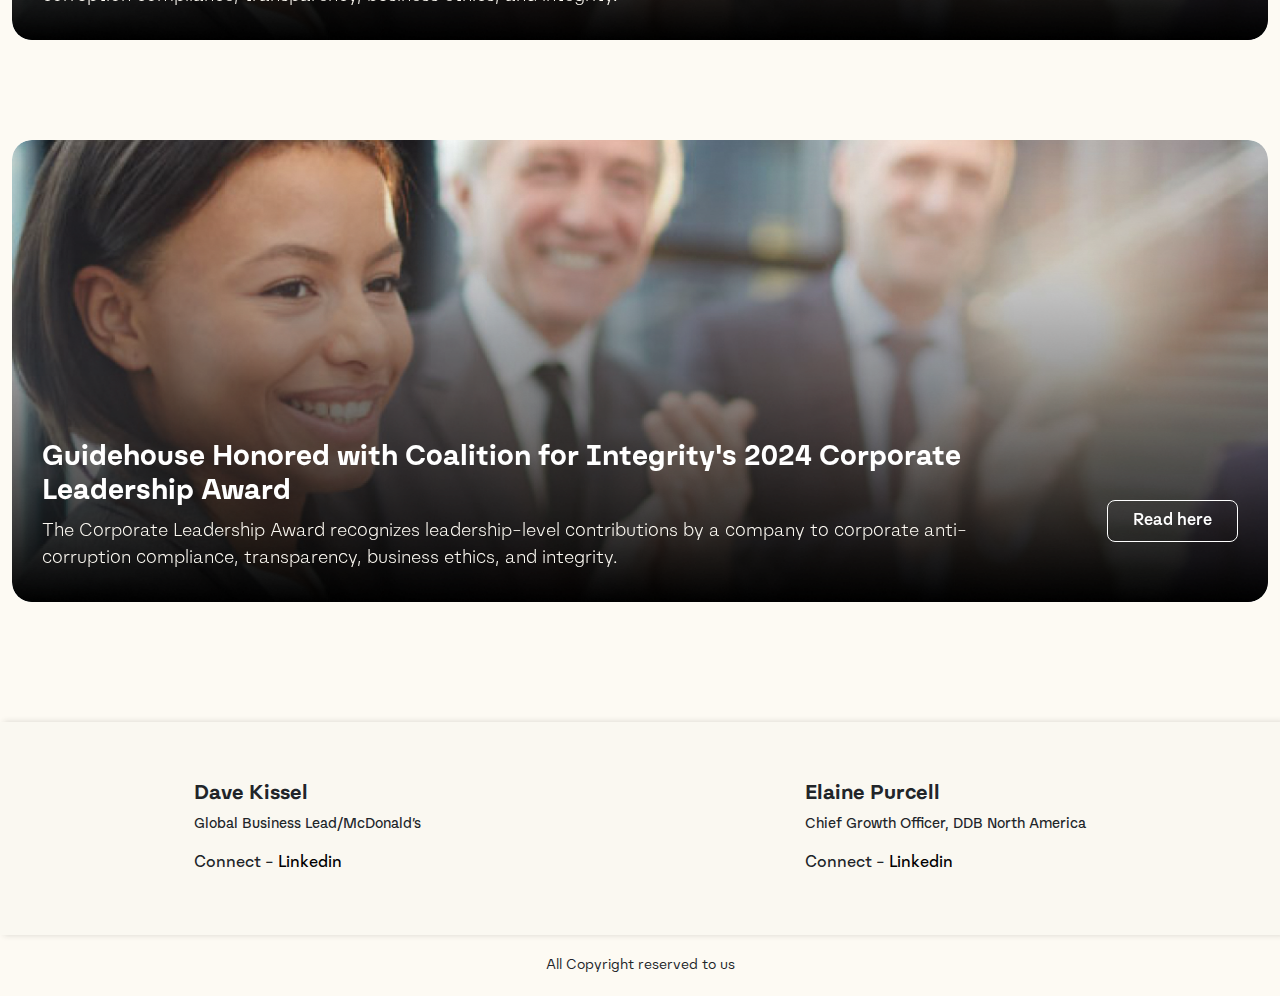
<file: articles.html>
<!DOCTYPE html>
<html lang="en">
   <head>
      <meta charset="UTF-8" />
      <meta name="viewport" content="width=device-width, initial-scale=1.0" />
      <title>DDB Census</title>
      <link rel="icon" href="images/favicon.png" sizes="32x32" />
        <link rel="apple-touch-icon" href="images/favicon.png" />
      <link rel="stylesheet" href="css/swiper-bundle.min.css" />
      <link rel="stylesheet" href="css/bootstrap.min.css" />
      <link rel="stylesheet" href="css/style.css" />
   </head>
   <body>
      <header class="inner_header">
         <nav class="navbar navbar-expand-lg">
            <div class="container">
               <a class="navbar-brand" href="index.html"><img src="images/logo.png" width="135px" alt="" /></a>
               <button class="navbar-toggler" type="button" data-bs-toggle="collapse" data-bs-target="#navbarSupportedContent" aria-controls="navbarSupportedContent" aria-expanded="false" aria-label="Toggle navigation">
               <span class="navbar-toggler-icon"></span>
               </button>
               <div class="collapse navbar-collapse" id="navbarSupportedContent">
                  <ul class="navbar-nav mx-auto mb-2 mb-lg-0">
                     <li class="nav-item">
                        <a class="nav-link" href="index.html">Home</a>
                     </li>
                     <li class="nav-item">
                        <a class="nav-link" href="agencies.html">Partnering Agencies</a>
                     </li>
                     <li class="nav-item">
                        <a class="nav-link" href="#">Thought Leadership</a>
                     </li>
                     <li class="nav-item">
                        <a class="nav-link" href="case-studies.html">Case Studies</a>
                     </li>
                     <li class="nav-item">
                        <a class="nav-link" href="#">Latest @Census</a>
                     </li>
                     <li class="nav-item">
                        <a class="nav-link active" aria-current="page" href="team.html">Meet the Team</a>
                     </li>
                  </ul>
               </div>
               <div class="bar ms-auto" data-bs-toggle="offcanvas" data-bs-target="#offcanvasRight" aria-controls="offcanvasRight">
                  <svg width="37" height="19" viewBox="0 0 37 19" fill="none" xmlns="http://www.w3.org/2000/svg">
                     <line x1="0.5" y1="1.25" x2="36.5" y2="1.25" stroke="white" stroke-width="2.5"/>
                     <line x1="0.5" y1="9.25" x2="36.5" y2="9.25" stroke="white" stroke-width="2.5"/>
                     <line x1="0.5" y1="17.25" x2="36.5" y2="17.25" stroke="white" stroke-width="2.5"/>
                  </svg> 
               </div>
            </div>
         </nav>
      </header>

        <div class="offcanvas offcanvas-end" tabindex="-1" id="offcanvasRight" aria-labelledby="offcanvasRightLabel">
        <div class="offcanvas-header">
            <button type="button" class="btn-close" data-bs-dismiss="offcanvas" aria-label="Close"></button>
        </div>
        <div class="offcanvas-body">
            <ul class="off_menu">
                <li><a href="#">Getting to Know Omnicom <img src="images/menu_arrow_right.svg" alt=""></a></li>
                <li><a href="#">Omnicom at Events <img src="images/menu_arrow_right.svg" alt=""></a></li>
                <li><a href="#">Omnicom in the News <img src="images/menu_arrow_right.svg" alt=""></a></li>
                <li><a href="#">RFI <img src="images/menu_arrow_right.svg" alt=""></a></li>
                <li><a href="#">RFP <img src="images/menu_arrow_right.svg" alt=""></a></li>
                <li><a href="articles.html">Featured Articles <img src="images/menu_arrow_right.svg" alt=""></a></li>
                <li><a href="#">More <img src="images/menu_arrow_right.svg" alt=""></a></li>
            </ul>
        </div>
        </div>


        <div class="article_page">
            <div class="article_page_title">
                <div class="container">
                    <p>Discover Our Spotlight Stories</p>
                    <h1>Featured Articles</h1>
                </div>
            </div>
        
            <div class="article_banner">
                  <img src="images/article_banner.jpg" alt="">
                  <div class="content">
                     <div class="container">
                        <div class="input_group">
                           <input type="search" placeholder="Type here" id="searchInput">
                           <button id="searchIcon"><img src="images/search.svg" alt=""></button>
                        </div>
                        <div class="article_tags">
                           <a href="#">Guidehouse</a>
                           <a href="#">Leadership</a>
                           <a href="#">Awards</a>
                        </div>
                     </div>
                  </div>
            </div>
            <div class="articles sec-padd">
               <div class="container">
                  <div class="article large">
                     <img src="images/article1.jpg" class="cover_img" alt="">
                     <img src="images/article_shadow_large.png" class="shadow" alt="">
                     <div class="content">
                        <div class="text"><h2><a href="article-detail.html">What the 2020 Census Means for Communicators</a></h2>
                           <p>The 2020 Census results are a treasure trove for anyone engaged in communications, advocacy, or public engagement. Here are three quick take-aways to consider.</p></div>
                        <a href="article-detail.html" class="cta">Read here</a>
                     </div>
                  </div>
                  <div class="article">
                     <img src="images/article2.jpg" class="cover_img" alt="">
                     <img src="images/article_shadow_large.png" class="shadow" alt="">
                     <div class="content">
                        <div class="text"><h2><a href="article-detail.html">Guidehouse Honored with Coalition for Integrity's 2024 Corporate Leadership Award</a></h2>
                           <p>The Corporate Leadership Award recognizes leadership-level contributions by a company to corporate anti-corruption compliance, transparency, business ethics, and integrity.</p>
                        </div>
                        <a href="article-detail.html" class="cta">Read here</a>
                     </div>
                  </div>
                  <div class="article">
                     <img src="images/article2.jpg" class="cover_img" alt="">
                     <img src="images/article_shadow_large.png" class="shadow" alt="">
                     <div class="content">
                        <div class="text"><h2><a href="article-detail.html">Guidehouse Honored with Coalition for Integrity's 2024 Corporate Leadership Award</a></h2>
                           <p>The Corporate Leadership Award recognizes leadership-level contributions by a company to corporate anti-corruption compliance, transparency, business ethics, and integrity.</p>
                        </div>
                        <a href="article-detail.html" class="cta">Read here</a>
                     </div>
                  </div>
                  <div class="article">
                     <img src="images/article2.jpg" class="cover_img" alt="">
                     <img src="images/article_shadow_large.png" class="shadow" alt="">
                     <div class="content">
                        <div class="text"><h2><a href="article-detail.html">Guidehouse Honored with Coalition for Integrity's 2024 Corporate Leadership Award</a></h2>
                           <p>The Corporate Leadership Award recognizes leadership-level contributions by a company to corporate anti-corruption compliance, transparency, business ethics, and integrity.</p>
                        </div>
                        <a href="article-detail.html" class="cta">Read here</a>
                     </div>
                  </div>
                  <div class="article">
                     <img src="images/article2.jpg" class="cover_img" alt="">
                     <img src="images/article_shadow_large.png" class="shadow" alt="">
                     <div class="content">
                        <div class="text"><h2><a href="article-detail.html">Guidehouse Honored with Coalition for Integrity's 2024 Corporate Leadership Award</a></h2>
                           <p>The Corporate Leadership Award recognizes leadership-level contributions by a company to corporate anti-corruption compliance, transparency, business ethics, and integrity.</p>
                        </div>
                        <a href="article-detail.html" class="cta">Read here</a>
                     </div>
                  </div>
               </div>
            </div>
      </div>


      <footer>
         <div class="footer_up">
            <div class="container">
               <div class="footer_profile">
                  <div class="content">
                     <h4>Dave Kissel</h4>
                     <p class="deg">Global Business Lead/McDonald’s</p>
                     <p class="link">Connect - <a href="https://www.linkedin.com/in/kisseldave/" target="_blank">Linkedin</a></p>
                  </div>
                  <div class="content">
                     <h4>Elaine Purcell</h4>
                     <p class="deg">Chief Growth Officer, DDB North America</p>
                     <p class="link">Connect - <a href="https://www.linkedin.com/in/elaine-purcell-590683b/" target="_blank">Linkedin</a></p>
                  </div>
               </div>
            </div>
         </div>
         <div class="footer_down">
            <div class="container">
               All Copyright reserved to us
            </div>
         </div>
      </footer>
      <script src="js/bootstrap.bundle.min.js"></script>
      <script src="js/swiper-bundle.min.js"></script>
      <script src="js/custom.js"></script>
   </body>
</html>
</file>
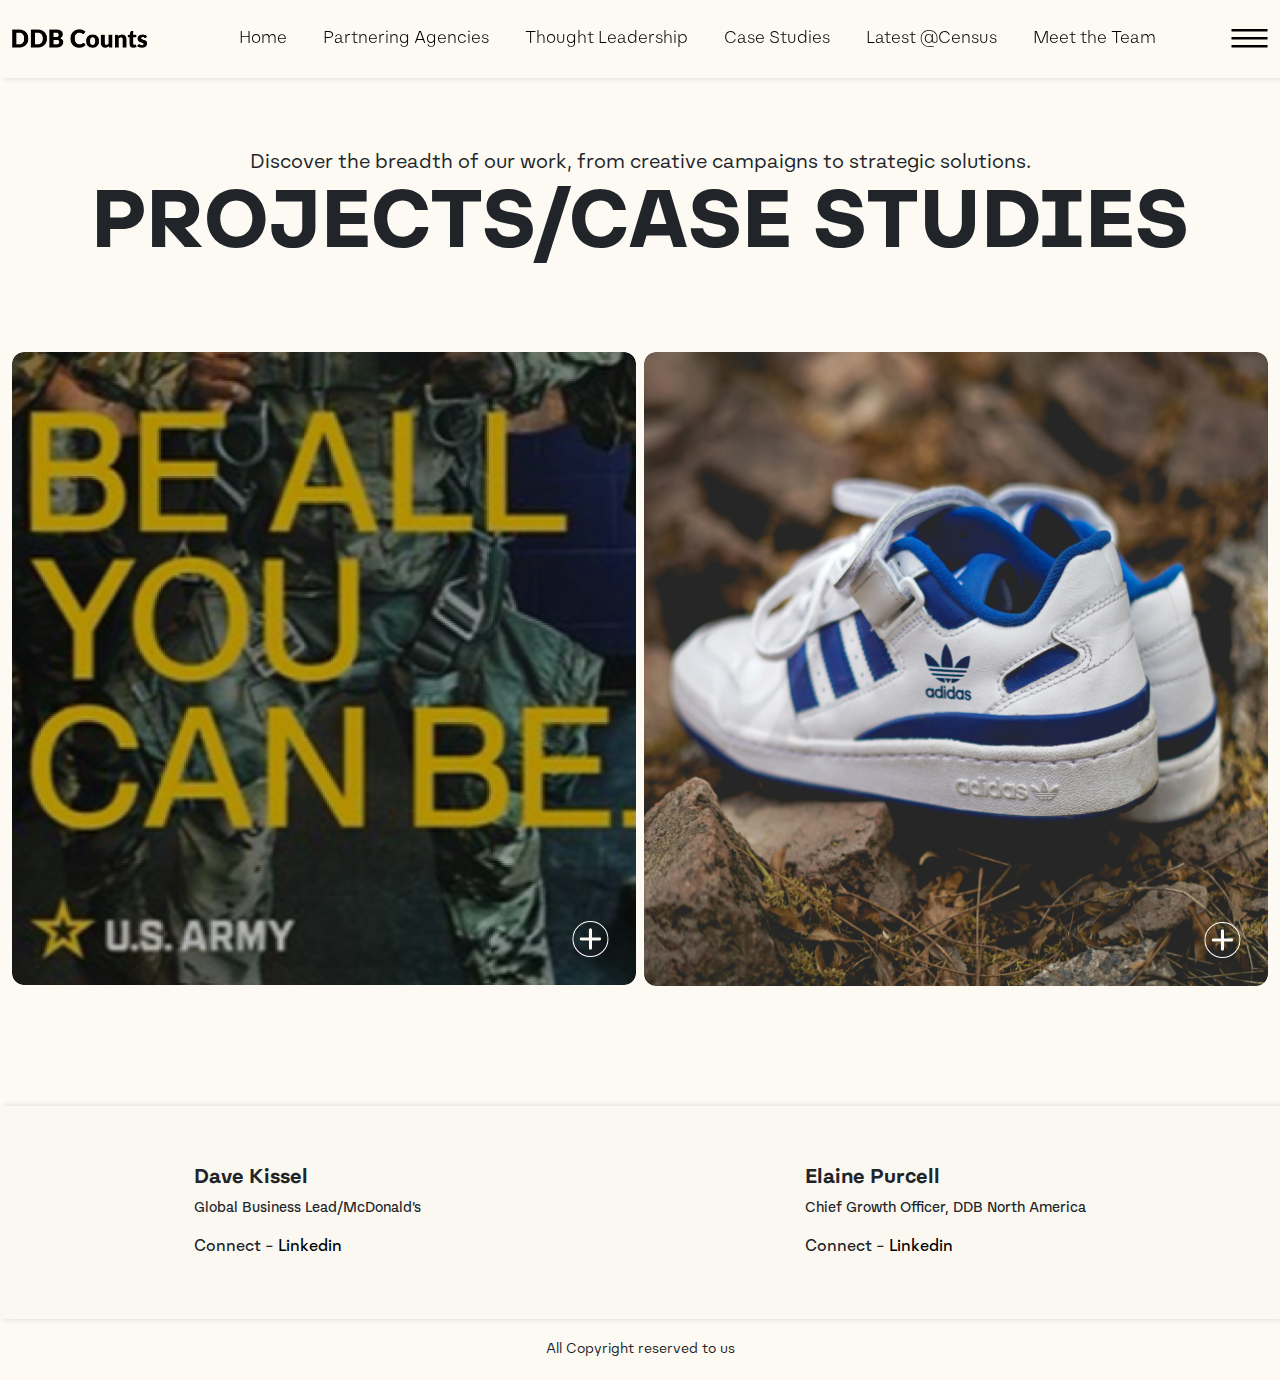
<file: case-studies.html>
<!DOCTYPE html>
<html lang="en">
   <head>
      <meta charset="UTF-8" />
      <meta name="viewport" content="width=device-width, initial-scale=1.0" />
      <title>DDB Census</title>
      <link rel="icon" href="images/favicon.png" sizes="32x32" />
        <link rel="apple-touch-icon" href="images/favicon.png" />
      <link rel="stylesheet" href="css/swiper-bundle.min.css" />
      <link rel="stylesheet" href="css/bootstrap.min.css" />
      <link rel="stylesheet" href="css/style.css" />
   </head>
   <body>
      <header class="inner_header">
         <nav class="navbar navbar-expand-lg">
            <div class="container">
               <a class="navbar-brand" href="index.html"><img src="images/logo.png" width="135px" alt="" /></a>
               <button class="navbar-toggler" type="button" data-bs-toggle="collapse" data-bs-target="#navbarSupportedContent" aria-controls="navbarSupportedContent" aria-expanded="false" aria-label="Toggle navigation">
               <span class="navbar-toggler-icon"></span>
               </button>
               <div class="collapse navbar-collapse" id="navbarSupportedContent">
                  <ul class="navbar-nav mx-auto mb-2 mb-lg-0">
                     <li class="nav-item">
                        <a class="nav-link" href="index.html">Home</a>
                     </li>
                     <li class="nav-item">
                        <a class="nav-link" href="agencies.html">Partnering Agencies</a>
                     </li>
                     <li class="nav-item">
                        <a class="nav-link" href="#">Thought Leadership</a>
                     </li>
                     <li class="nav-item">
                        <a class="nav-link" href="case-studies.html">Case Studies</a>
                     </li>
                     <li class="nav-item">
                        <a class="nav-link" href="#">Latest @Census</a>
                     </li>
                     <li class="nav-item">
                        <a class="nav-link active" aria-current="page" href="team.html">Meet the Team</a>
                     </li>
                  </ul>
               </div>
               <div class="bar ms-auto" data-bs-toggle="offcanvas" data-bs-target="#offcanvasRight" aria-controls="offcanvasRight">
                  <svg width="37" height="19" viewBox="0 0 37 19" fill="none" xmlns="http://www.w3.org/2000/svg">
                     <line x1="0.5" y1="1.25" x2="36.5" y2="1.25" stroke="white" stroke-width="2.5"/>
                     <line x1="0.5" y1="9.25" x2="36.5" y2="9.25" stroke="white" stroke-width="2.5"/>
                     <line x1="0.5" y1="17.25" x2="36.5" y2="17.25" stroke="white" stroke-width="2.5"/>
                  </svg> 
               </div>
            </div>
         </nav>
      </header>

        <div class="offcanvas offcanvas-end" tabindex="-1" id="offcanvasRight" aria-labelledby="offcanvasRightLabel">
            <div class="offcanvas-header">
                <button type="button" class="btn-close" data-bs-dismiss="offcanvas" aria-label="Close"></button>
            </div>
            <div class="offcanvas-body">
                <ul class="off_menu">
                    <li><a href="#">Getting to Know Omnicom <img src="images/menu_arrow_right.svg" alt=""></a></li>
                    <li><a href="#">Omnicom at Events <img src="images/menu_arrow_right.svg" alt=""></a></li>
                    <li><a href="#">Omnicom in the News <img src="images/menu_arrow_right.svg" alt=""></a></li>
                    <li><a href="#">RFI <img src="images/menu_arrow_right.svg" alt=""></a></li>
                    <li><a href="#">RFP <img src="images/menu_arrow_right.svg" alt=""></a></li>
                    <li><a href="articles.html">Featured Articles <img src="images/menu_arrow_right.svg" alt=""></a></li>
                    <li><a href="#">More <img src="images/menu_arrow_right.svg" alt=""></a></li>
                </ul>
            </div>
        </div>

        <div class="case_study case_study_page sec-padd-b"> 
            <div class="article_page_title">
                <div class="container">
                    <p>Discover the breadth of our work, from creative campaigns to strategic solutions.</p>
                    <h1>Projects/Case Studies</h1>
                </div>
            </div>   
            <div class="container">
                     <div class="row g-2">
                        <div class="col-6">
                           <div class="study_img">
                              <img src="images/case_studies_detail1.jpg" class="cover" width="100%" alt="" />
                              <img src="images/plus_icon.svg" class="icon" alt="" />
                              <div class="content">
                                 <h2>
                                    Brand mission ​as<br />demand and<br />conversion engine​
                                 </h2>
                                 <p>Case Studies | U.S. ARMY</p>
                                 <a href="#">Read here</a>
                              </div>
                           </div>
                        </div>
                        <div class="col-6">
                           <div class="study_img">
                              <img src="images/case_studies_detail2.jpg" class="cover" width="100%" alt="" />
                              <img src="images/plus_icon.svg" class="icon" alt="" />
                              <div class="content">
                                 <h2>
                                    Brand mission ​as<br />demand and<br />conversion engine​
                                 </h2>
                                 <p>Case Studies | U.S. ARMY</p>
                                 <a href="#">Read here</a>
                              </div>
                           </div>
                        </div>
                     </div>
            </div>
         </div>


      <footer>
         <div class="footer_up">
            <div class="container">
               <div class="footer_profile">
                  <div class="content">
                     <h4>Dave Kissel</h4>
                     <p class="deg">Global Business Lead/McDonald’s</p>
                     <p class="link">Connect - <a href="https://www.linkedin.com/in/kisseldave/" target="_blank">Linkedin</a></p>
                  </div>
                  <div class="content">
                     <h4>Elaine Purcell</h4>
                     <p class="deg">Chief Growth Officer, DDB North America</p>
                     <p class="link">Connect - <a href="https://www.linkedin.com/in/elaine-purcell-590683b/" target="_blank">Linkedin</a></p>
                  </div>
               </div>
            </div>
         </div>
         <div class="footer_down">
            <div class="container">
               All Copyright reserved to us
            </div>
         </div>
      </footer>
      <script src="js/bootstrap.bundle.min.js"></script>
      <script src="js/swiper-bundle.min.js"></script>
      <script src="js/custom.js"></script>
   </body>
</html>
</file>
<file: css/style.css>
:root{
    --floral_white: #FDFAF3;
    --floral_white_dark:#FAF8F1;
    --orange: #E23800;

    --NomosSans-black: "NomosSans-black";
    --NomosSans-Bold: "NomosSans-Bold";
    --NomosSans-ExtraBold: "NomosSans-ExtraBold";
    --NomosSans-Light: "NomosSans-Light";
    --NomosSans-Medium: "NomosSans-Medium";
    --NomosSans-Regular: "NomosSans-Regular";
    --NomosSans-SemiBold: "NomosSans-SemiBold";
    --NomosSans-Thin: "NomosSans-Thin";
}
html{
    scroll-behavior: smooth;
}
body{
    font-family:"NomosSans-Regular";
    background-color: var(--floral_white);
}
.container{
    max-width: 1281px;
}
img{
    max-width: 100%;
}

/* padding */
.sec-padd{
    padding: 120px 0;
}
.sec-padd-t{
    padding-top: 120px;
}
.sec-padd-b{
    padding-bottom: 120px;
}
/* padding end */

/* fonts */
@font-face {
    font-family:"NomosSans-black";
    src: url(../fonts/NomosSans-Black.otf);
}
@font-face {
    font-family:"NomosSans-BlackItalic";
    src: url(../fonts/NomosSans-BlackItalic.otf);
}

@font-face {
    font-family:"NomosSans-Bold";
    src: url(../fonts/NomosSans-Bold.otf);
}
@font-face {
    font-family:"NomosSans-BoldItalic";
    src: url(../fonts/NomosSans-BoldItalic.otf);
}
@font-face {
    font-family:"NomosSans-BoldItalic";
    src: url(../fonts/NomosSans-BoldItalic.otf);
}
@font-face {
    font-family:"NomosSans-ExtraBold";
    src: url(../fonts/NomosSans-ExtraBold.otf);
}
@font-face {
    font-family:"NomosSans-ExtraBoldItalic";
    src: url(../fonts/NomosSans-ExtraBoldItalic.otf);
}
@font-face {
    font-family:"NomosSans-ExtraLight";
    src: url(../fonts/NomosSans-ExtraLight.otf);
}
@font-face {
    font-family:"NomosSans-ExtraLightItalic";
    src: url(../fonts/NomosSans-ExtraLightItalic.otf);
}
@font-face {
    font-family:"NomosSans-Light";
    src: url(../fonts/NomosSans-Light.otf);
}
@font-face {
    font-family:"NomosSans-LightItalic";
    src: url(../fonts/NomosSans-LightItalic.otf);
}
@font-face {
    font-family:"NomosSans-Medium";
    src: url(../fonts/NomosSans-Medium.otf);
}
@font-face {
    font-family:"NomosSans-MediumItalic";
    src: url(../fonts/NomosSans-MediumItalic.otf);
}
@font-face {
    font-family:"NomosSans-Regular";
    src: url(../fonts/NomosSans-Regular.otf);
}
@font-face {
    font-family:"NomosSans-RegularItalic";
    src: url(../fonts/NomosSans-RegularItalic.otf);
}
@font-face {
    font-family:"NomosSans-SemiBold";
    src: url(../fonts/NomosSans-SemiBold.otf);
}
@font-face {
    font-family:"NomosSans-SemiBoldItalic";
    src: url(../fonts/NomosSans-SemiBoldItalic.otf);
}
@font-face {
    font-family:"NomosSans-Thin";
    src: url(../fonts/NomosSans-Thin.otf);
}
@font-face {
    font-family:"NomosSans-ThinItalic";
    src: url(../fonts/NomosSans-ThinItalic.otf);
}
/* fonts end */

.heading h2{
    font-family: var(--NomosSans-Bold);
    font-size: 48px;
    line-height: 56px;
}
.heading h2 span{
    color: var(--orange);
}
.orange_tag{
    font-family: var(--NomosSans-Bold);
    font-size: 18px;
    color: var(--orange);
    margin-bottom: 40px;
}
.orange_btn{
    display: inline-block;
    background-color: var(--orange);
    text-decoration: none;
    color: #fff;
    font-size: 18px;
    border-radius: 12px;
    transition: all .5s ease;
    padding: 12px 25px;
}
.orange_btn:hover{
    background:rgba(226, 56, 0, 0.7)
}
/* navbar */
.navbar{
    position: absolute;
    width: 100%;
    top: 0px;
    padding: 18px 0;
    z-index: 1;
}
.nav-link{
    color: #fff;
    font-size: 17px;
    font-family:"NomosSans-Light";
    padding-left: 18px !important;
    padding-right: 18px !important;
}
.navbar-nav .nav-link.active, .navbar-nav .nav-link.show{
    color: var(--orange);
}
.nav-link:focus, .nav-link:hover{
    color: var(--orange);
}
.navbar .bar{
    margin-left: 20px;
}
.navbar .bar svg{
    cursor: pointer;
}
.navbar .bar svg line{
    stroke:#fff;
}
.navbar .bar svg:hover line{
    stroke: var(--orange);
    transition: all .15s ease;
}
.off_menu{
    padding: 0px;
    margin: 0px;
    list-style: none;
}
.off_menu li{
    border-bottom: #A5A4A4 solid 1px;
}
.off_menu li a{
    font-size: 18px;
    font-family: var(--NomosSans-SemiBold);
    color: #000;
    text-decoration: none;
    padding: 20px 25px;
    display: block;
    transition: all .5s ease;
    position: relative;
}
.off_menu li a img{
    position: absolute;
    right: 25px;
    top: 50%;
    transform: translateY(-50%);
}
.off_menu li a:hover{
    color: #fff;
    padding-left: 30px;
    background-color: var(--orange);
}

.inner_header .navbar .nav-link{
    color: #000;
}
.inner_header .navbar .nav-link:hover{
    color: var(--orange);
}
.inner_header .navbar .navbar-brand img{
    filter: brightness(0%);
}
.inner_header .navbar svg line{
    stroke: #000;
    box-shadow: inherit;
}
.inner_header{
    position: sticky;
    top: 0px;
    z-index: 11;
}
.inner_header .navbar{
    background-color: var(--floral_white);
    box-shadow: 4px 0px 6px #2222222b;
    position: inherit;
    top: 0px;
}
/* navber end */

/* Home banner */
.banner{
    position: relative;
}
.banner img{
    width: 100%;
    height: 100vh;
    object-fit: cover;
}
.banner .text{
    position: absolute;
    top: 50%;
    left: 0px;
    width: 100%;
    text-align: center;
    color: var(--floral_white);
    transform: translateY(-50%);
}
.banner .text h1{
    font-family:"NomosSans-ExtraBold";
    font-size: 100px;
    line-height: 101px;
}
.banner .text p{
    font-family:"NomosSans-Light";
    font-size: 40px;
    line-height: 41px;
}
.links{
    background-color:rgba(0, 0, 0, 0.7);
    border-radius: 12px;
    display: flex;
    justify-content: space-around;
    max-width: 600px;
    margin-inline: auto;
    font-family:"NomosSans-Medium";
    font-size: 20px;
    padding: 15px 0;
    margin-top: 200px;
}
/* Home banner end */

/* mantra */
.mantra .content h2{
    font-family: var(--NomosSans-Bold);
    font-size: 36px;
    margin-bottom: 25px;
}
.mantra .content p{
    font-family: var(--NomosSans-Regular);
    font-size: 18px;
    margin-bottom: 0px;
}
/* mantra end */


.viewMore{
    color: #000;
    text-decoration: none;
    transition: all .5 ease;
}
.viewMore:hover{
    color: var(--orange);
}

/* home leadership */
.leadership{
    background-color: var(--floral_white_dark);
    box-shadow: 4px 0px 6px #2222222b;
}
.leadership .heading{
    padding-bottom: 70px;
}
.leader_box{
    position: relative;
    transition: all .5s ease;
    overflow: hidden;
    border-radius: 10px;
}
.leader_box img{
    height: 100%;
}
.leader_box .dark_layer{
    position: absolute;
    top: 0px;
    left: 0px;
    width: 100%;
    height: 100%;
    background-color: #3d3d3d9f;
    transition: all .5s ease;
}
.leader_box .inside{
    position: absolute;
    top: 0px;
    width: 100%;
    height: 100%;
    padding: 30px 40px;
    color: #fff;
    display: flex;
    flex-direction: column;
    z-index: 1;
}
.leader_box .inside .title{
    font-family: var(--NomosSans-SemiBold);
    font-size: 26px;
    color: #fff;
    line-height: 27px;
    margin-bottom: 15px;
    text-shadow: 0px 0px 2px #0009;
}
.leader_box p{
    font-family: var(--NomosSans-Light);
    font-size: 18px;
}
.leader_box a{
    color: #fff;
    text-decoration: none;
    transition: all .5s ease-in-out;
    display: inline-block;
}
.leader_box a:hover svg{
    margin-left: 7px;
    transition: all .5s ease-in-out;
}
.leader_box .inside .bottom{
    position: absolute;
    bottom: 30px;
    text-align: right;
    width: 100%;
    right: 40px;
}
.box2 .inside .title{
    color: #000;
}
.leader_box:hover img{
    transform: scale(1.2);
    transition: all .5s ease;
}
.leader_box:hover .title{
    color: #fff;
}
.leader_box .hidden{
    opacity : 0; 
    transition:opacity .5s; 
}
.leader_box:hover .hidden{
    opacity: 1;
    transition:opacity .5s; 
}
/* home leadership end */

/* case studies */
.case_study{
    box-shadow: 4px 0px 6px #2222222b;
}
.case_study .content p{
    margin-top: 25px;
}
.case_study .orange_btn{
    margin-top: 60px;
}
.study_img{
    position: relative;
    border-radius: 12px;
    overflow: hidden;
}
.study_img .content{
    position: absolute;
    top: 0px;
    left: 0px;
    width: 100%;
    height: 100%;
    background-color: #212121ad;
    padding: 20px;
    color: #fff;
    opacity : 0; 
    transition:opacity .5s; 
}
.study_img .content h2{
    font-family: var(--NomosSans-Regular);
    font-size: 18px;
}
.study_img .content p{
    font-family: var(--NomosSans-Light);
    font-size: 12px;
}
.study_img .content a{
    border: #fff solid 1px;
    font-family: var(--NomosSans-ExtraBold);
    display: inline-block;
    color: #fff;
    text-decoration: none;
    padding: 8px 15px;
    border-radius: 8px;
    position: absolute;
    bottom: 20px;
    right: 20px;
    transition: all .5s ease;
}
.study_img .content a:hover{
    background-color: #fff;
    color: #000;
}
.study_img .icon{
    position: absolute;
    bottom: 20px;
    right: 20px;
    z-index: 1;
    cursor: pointer;
}
.study_img:hover .content{
    opacity : 1; 
    transition:opacity .5s; 
}
.study_img:hover .cover{
    transform: scale(1.2);
    transition: all .5s ease;
}
.study_img:hover .icon{
    opacity: 0;
    transition:opacity .5s; 
}
/* case studies end */

/* Home Featured Article */
.featured_article {
    background-color: var(--floral_white_dark);
    box-shadow: 4px 0px 6px #2222222b;
}
.featured_article .heading{
    display: flex;
    justify-content: space-between;
    align-items: center;
}
.featured_article .heading h3{
    font-size: 36px;
    font-family: var(--NomosSans-Bold);
}
.home_articles .article a{
    text-decoration: none;
}
.home_articles .article img{
    border-radius: 12px;
}
.home_articles .article span{
    display: block;
    color: var(--orange);
    font-family: var(--NomosSans-Medium);
    font-size: 14px;
    position: relative;
    padding-left: 15px;
}
.home_articles .article span::before{
    position: absolute;
    left: 0px;
    top: 6px;
    height: 8px;
    width: 8px;
    border-radius: 50px;
    background-color: var(--orange);
    content: '';
}
.home_articles .article h4{
    font-family: var(--NomosSans-SemiBold);
    font-size: 24px;
    color: #000;
    margin-top: 10px;
    margin-bottom: 0px;
}
.home_articles .article h4:hover{
    color: var(--orange);
}
.home_articles .article .content{
    width: 90%;
    padding: 15px 0;
}
/* Home Featured Article end */

/* Home quote section */
.quote_section{
    background: url(../images/quote_img.jpg) left top / cover no-repeat;
    padding: 70px 0;
}
.quote_section figure{
    text-align: center;
    max-width: 450px;
    margin-bottom: 0px;
}
.quote_section figure img{
    width: 100%;
}
.quote_section figcaption{
    color: #fff;
}
.quote_slider h4{
    font-size: 36px;
    font-family: var(--NomosSans-Bold);
    color: #fff;
    text-align: center;
}
.quote_section .name{
    font-size: 24px;
    font-family: var(--NomosSans-SemiBold);
    color: #fff;
    text-align: center;
    margin-top: 15px;
}
/* Home quote section end */

/* agencies logo */
.agencies .border_area{
    border-top: #000 solid 1px;
    border-bottom: #000 solid 1px;
}
.agencies h2{
    font-size: 24px;
    font-family: var(--NomosSans-Bold);
    display: inline-block;
    background-color: var(--floral_white);
    position: relative;
    top: -15px;
}
.agency_logo{
    margin: 40px 0;
}
.agency_logo .swiper-wrapper{
    align-items: center;
}
.agency_logo .swiper-slide{
    text-align: center;
}
.agency_logo .swiper-slide img{
    object-fit: contain;
}
/* agencey logo end */
/* home news */
.news_card{
    border-radius: 12px;
    overflow: hidden;
    /* background-color: #fff; */
    box-shadow: -1px 1px 7px 0px #73708e2b;
}
.news_card .card_img a{
    display: block;
}
.news_card .card_img img{
    width: 100%;
}
.news_card .content{
    padding: 20px;
    position: relative;
    min-height: 180px;
    position: relative;
}
.news_card h3{
    font-size: 18px;
    font-family: var(--NomosSans-Regular);
    width: 70%;
    overflow: hidden;
   display: -webkit-box;
   -webkit-line-clamp: 2; /* number of lines to show */
           line-clamp: 2; 
   -webkit-box-orient: vertical;
}
.news_card h3 a{
    color: inherit;
    text-decoration: none;
}
.news_card h3:hover{
    color: var(--orange);
}
.news_card p{
    font-family: var(--NomosSans-Light);
    font-size: 12px;
    width: 90%;
    overflow: hidden;
   display: -webkit-box;
   -webkit-line-clamp: 2; /* number of lines to show */
           line-clamp: 2; 
   -webkit-box-orient: vertical;
}
.news_card .date{
    font-family: var(--NomosSans-Light);
    font-size: 12px;
    position: absolute;
    top: 15px;
    right: 10px;
}
.news_card .news_cta{
    color: #000;
    text-decoration: none;
    font-size: 16px;
    font-family: var(--NomosSans-SemiBold);
    transition: all .5s ease;
    position: absolute;
    bottom: 20px;
    left: 20px;
}
.news_card .news_cta svg{
    margin-left: 5px;
}
.news_card .news_cta svg path{
    fill: #000;
}
.news_card .news_cta:hover {
    color: var(--orange);  
}
.news_card .news_cta:hover svg path{
    fill: var(--orange);
}
.news_card .news_cta:hover svg{
    margin-left: 10px;
    transition: all .5s ease;
}
.news_slider .swiper-slide{
    padding: 5px;
}
/* home news end */

/* footer */
.footer_up{
    box-shadow: 4px 0px 6px #2222222b;
    background-color: var(--floral_white_dark);
    padding: 60px 0;
}
.footer_up .content h4{
    font-size: 20px;
    font-family: var(--NomosSans-Bold);
}
.footer_up .content .deg{
    font-family: var(--NomosSans-Medium);
    font-size: 14px;
}
.footer_up .content .link{
    font-family: var(--NomosSans-Medium);
    font-size: 16px;
    margin-bottom: 0px;
}
.footer_up .content .link a{
    text-decoration: none;
    color: #000;
}
.footer_up .content .link a:hover{
    color: var(--orange);
}
.footer_profile{
    display: flex;
    justify-content: space-around;
    gap:20px;
    flex-wrap: wrap;
}
.footer_down{
    font-family: var(--NomosSans-Regular);
    font-size: 14px;
    text-align: center;
    padding: 20px 0;
}
@media only screen and (max-width:767px){
    .footer_profile{
        justify-content: flex-start;
    }
}
/* footer end */


/* Team Page */
/* Inner pages banner */
.innner_banner{
    position: relative;
}
.innner_banner .text{
    position: absolute;
    top: 50%;
    transform: translateY(-50%);
    width: 100%;
    text-align: center;
}
.innner_banner .text h1{
    font-family: var(--NomosSans-ExtraBold);
    font-size: 80px;
    color: #fff;
}
.innner_banner .text h1 span{
    display: block;
    font-size: 40px;
}
@media only screen and (max-width:767px){
    .innner_banner img{
        height: 70vh;
        object-fit: cover;
        object-position: center;
    }
    .innner_banner .text h1{
        font-size: 50px;
    }
    .innner_banner .text h1 span{
        font-size: 30px;
    }
}
/* Inner pages banner end */

.team_card{
    position: relative;
    cursor: pointer;
    border-radius: 12px;
    overflow: hidden;
}
.team_card .photo{
    width: 100%;
    border-radius: 12px;
}
.team_card .shadow{
    position: absolute;
    top: 0px;
    left: 0px;
    width: 100%;
    opacity : 0; 
    transition:opacity .5s; 
}
.team_card .name{
    position: absolute;
    left: 0px;
    width: 100%;
    text-align: center;
    font-family: var(--NomosSans-Bold);
    font-size: 24px;
    text-transform: uppercase;
    color: #fff;
    bottom: 35px;
    opacity : 0; 
    transition:opacity .5s; 
}
.team_card:hover .shadow{
    opacity : 1; 
    transition:opacity .5s; 
}
.team_card:hover .name{
    opacity : 1; 
    transition:opacity .5s; 
}
.team_model{
     text-align: center;
}
.team_model .photo img{
    width: 186px;
    height: 205px;
    object-fit: cover;
    border-radius: 12px;
    object-position: top;
    margin-bottom: 15px;
}
.team_model .name{
    font-size: 48px;
    font-family: var(--NomosSans-Bold);
}
.team_model .deg{
    font-family: var(--NomosSans-Medium);
    font-size: 24px;
    margin-bottom: 20px;
}
.team_model .des p{
    font-family: var(--NomosSans-Light);
    font-size: 18px;
}
.team_model .btn-close{
    position: absolute;
    right: 15px;
    top: 15px;
    border: #000 solid 1px;
    height: 30px;
    width: 30px;
    border-radius: 50px;
    z-index: 1;
}
.team_model .modal-content{
    background-color: inherit;
}
.team_model .modal-body{
    backdrop-filter: blur(20px);
    background-color: rgba(255, 255, 255, 0.7);
    padding: 45px;
}

/* Team page end */

/* Article Page */
.article_page_title{
    padding: 70px 0 70px;
    text-align: center;
}
.article_page_title p{
    font-size: 20px;
    margin-bottom: 0px;
}
.article_page_title h1{
    font-size: 80px;
    font-family: var(--NomosSans-ExtraBold);
    text-align: center;
    text-transform: uppercase;
}
.article_banner{
    position: relative;
}
.article_banner img{
    width: 100%;
}
.article_banner .content{
    position: absolute;
    top: 60px;
    width: 100%;
}
.input_group{
    position: relative;
    display: inline-block;
}
.input_group input{
    width: 380px;
    height: 45px;
    padding: 0 15px;
    border:#fff solid 1px;
    background: inherit;
    border-radius: 6px;
    color: #fff;
}
.input_group input:focus{
    outline: 0px;
}
.input_group input::placeholder{
    color: #959595;
}
.input_group button{
    background: inherit;
    border: 0px;
    position: absolute;
    right: 15px;
    top: 8px;
}
[type="search"]::-webkit-search-cancel-button {
    -webkit-appearance: none;
    background-color: #fff;
    -webkit-mask-image: url("data:image/svg+xml;utf8,<svg xmlns='http://www.w3.org/2000/svg' viewBox='0 0 24 24' fill='%23777'><path d='M19 6.41L17.59 5 12 10.59 6.41 5 5 6.41 10.59 12 5 17.59 6.41 19 12 13.41 17.59 19 19 17.59 13.41 12z'/></svg>");
    background-size: 20px 20px;
    height: 25px;
    width: 25px;
    cursor: pointer;
}
.article_tags{
    margin-top: 50px;
    gap: 15px;
    display: flex;
}
.article_tags a{
    color: #fff;
    text-decoration: none;
    display: inline-block;
    border: #fff solid 1px;
    border-radius: 6px;
    padding: 6px 15px;
    font-size: 14px;
    transition: all .5s ease;
}
.article_tags a:hover{
    background-color: var(--orange);
    border-color: var(--orange);
}
.articles .article{
    position: relative;
    border-radius: 20px;
    overflow: hidden;
    margin-top: 100px;
    position: sticky;
    top: 100px;
}
.articles .article.large{
    position: relative!important;
    margin-bottom: 100px;
    margin-top: 0px;
    top:inherit;
}
.articles .article:last-child{
    margin-bottom: 0px;
}
.articles .article .article_img{
    border-radius: 20px;
}
.articles .article .shadow{
    position: absolute;
    bottom: 0px;
    left: 0px;
}
.articles .article .content{
    position: absolute;
    bottom: 30px;
    left: 30px;
}
.articles .article .content h2{
    font-family: var(--NomosSans-Bold);
    font-size: 28px;
}
.articles .article .content h2 a{
    color: #fff;
    text-decoration: none;
    transition: all .5s ease;
}
.articles .article .content h2 a:hover{
    color: var(--orange);
}
.articles .article .content p{
    font-family: var(--NomosSans-Light);
    font-size: 18px;
    color: #FDFAF3;
    margin-bottom: 0px;
}
.articles .article .content .text{
   max-width: 80%;
}
.articles .article .content .cta{
    color: #fff;
    text-decoration: none;
    border: #fff solid 1px;
    position: absolute;
    right: 30px;
    bottom: 30px;
    font-family: var(--NomosSans-SemiBold);
    font-size: 16px;
    border-radius: 8px;
    padding: 8px 25px;
    transition: all .5s ease;
}
.articles .article .content .cta:hover{
    background-color: var(--orange);
    border-color: var(--orange);
}
/* Article Page end */

/* article detail */
.article_detail{
    padding: 70px 0;
    color: #2F2F2F;
}
.article_detail .title{
    margin-bottom: 25px;
}
.article_detail .title h1{
    font-size: 48px;
    font-family: var(--NomosSans-SemiBold);
    position: relative;
    padding-left: 30px;
}
.article_detail .title h1::before{
    position: absolute;
    left: 0px;
    top: 0px;
    content: '';
    width: 10px;
    height: 100%;
    background-color: #000;
}
.article_detail .cover_img{
    margin-bottom: 25px;
}
.article_detail .cover_img img{
    width: 100%;
    border-radius: 20px;
}
.article_detail .publisher{
    display: flex;
    justify-content: space-between;
    flex-wrap: wrap;
    font-size: 18px;
    align-items: flex-start;
    margin-bottom: 30px;
}
.article_detail .publisher .name{
    font-family: var(--NomosSans-Bold);
}
.article_detail .content p{
    font-size: 24px;
}
.article_detail .social_icon{
    display: flex;
    gap: 20px;
    margin-top: 40px;
}
.article_detail .social_icon a{
    text-decoration: none;
}
.article_detail .social_icon a svg path{
    fill: black;
}
.article_detail .social_icon a:hover svg path{
    fill: var(--orange);
}

/* related article */
.related_article{
    background-color: #FFFDF8;
    border-radius: 12px;
    box-shadow: #73708e42 0px 0px 11px;
    padding: 20px 30px;
    position: sticky;
    top: 90px;
    margin-top: 140px;
}
.related_article .related_article_heading{
    font-family: var(--NomosSans-Bold);
    font-size: 24px;
    text-align: center;
    margin-bottom: 20px;
}
.related_article .article{
    border-bottom: #ccc solid 1px;
    padding-bottom: 15px;
    margin-bottom: 30px;
}
.related_article .article:last-child{
    margin-bottom: 0px;
}
.related_article .article img{
    width: 100%;
    border-radius: 8px;
}
.related_article .article .title{
    margin-top: 8px;
    margin-bottom: 15px;
    font-size: 16px;
    overflow: hidden;
   display: -webkit-box;
   -webkit-line-clamp: 3; /* number of lines to show */
           line-clamp: 3; 
   -webkit-box-orient: vertical;
}
.related_article .article .cta{
    color: #000;
    text-decoration: none;
    font-family: var(--NomosSans-SemiBold);
    transition: all .5s ease;
}
.related_article .article .cta svg{
    margin-left: 5x;
    transition: all .5s ease;
}
.related_article .article .cta svg path{
    fill:#000;
    transition: all .5s ease;
}
.related_article .article .cta:hover{
    color: var(--orange);
}
.related_article .article .cta:hover svg path{
    fill: var(--orange);
}
.related_article .article .cta:hover svg{
    margin-left: 10px;
}
/* article detail end */

/* case study page */
.case_study_page .study_img .content h2{
    font-size: 36px;
    font-family: var(--NomosSans-Bold);
}
.case_study_page .study_img .content p{
    font-family: var(--NomosSans-Light);
    font-size: 18px;
}
/* case study page end */
</file>
